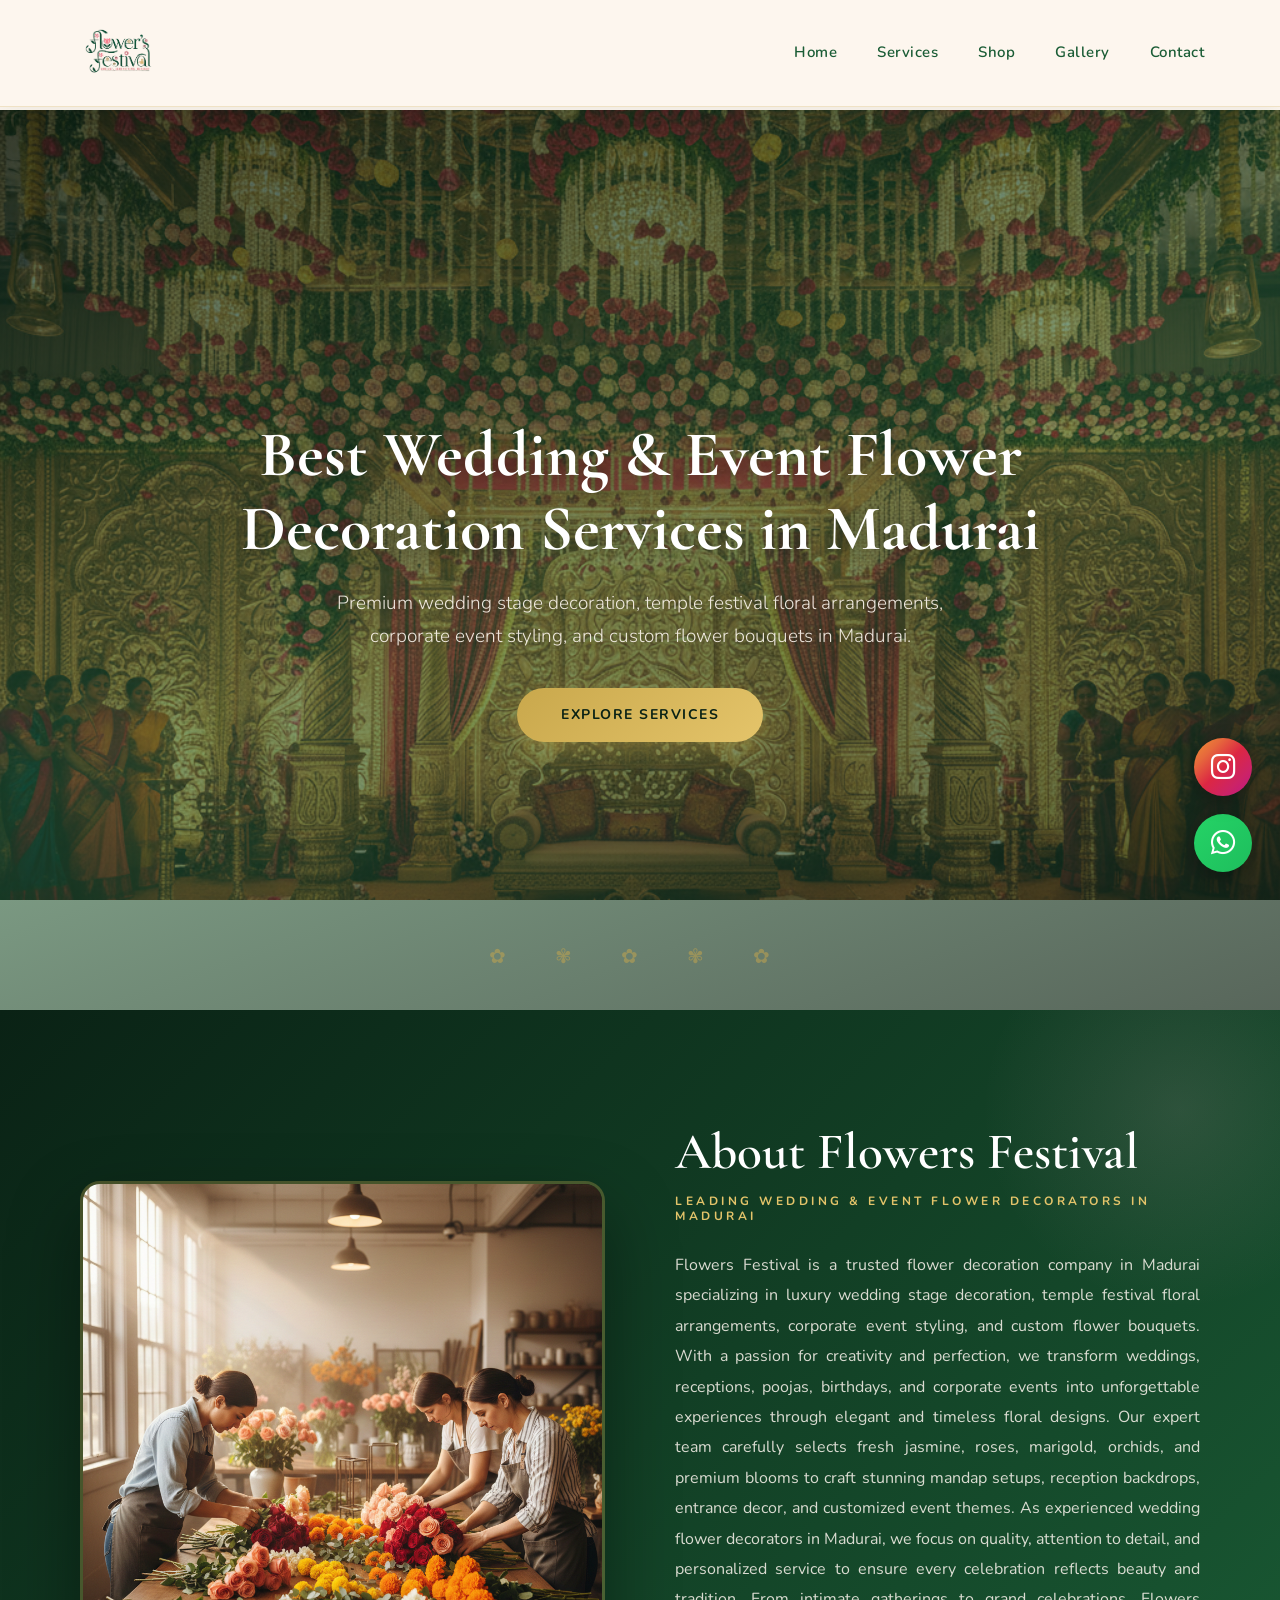
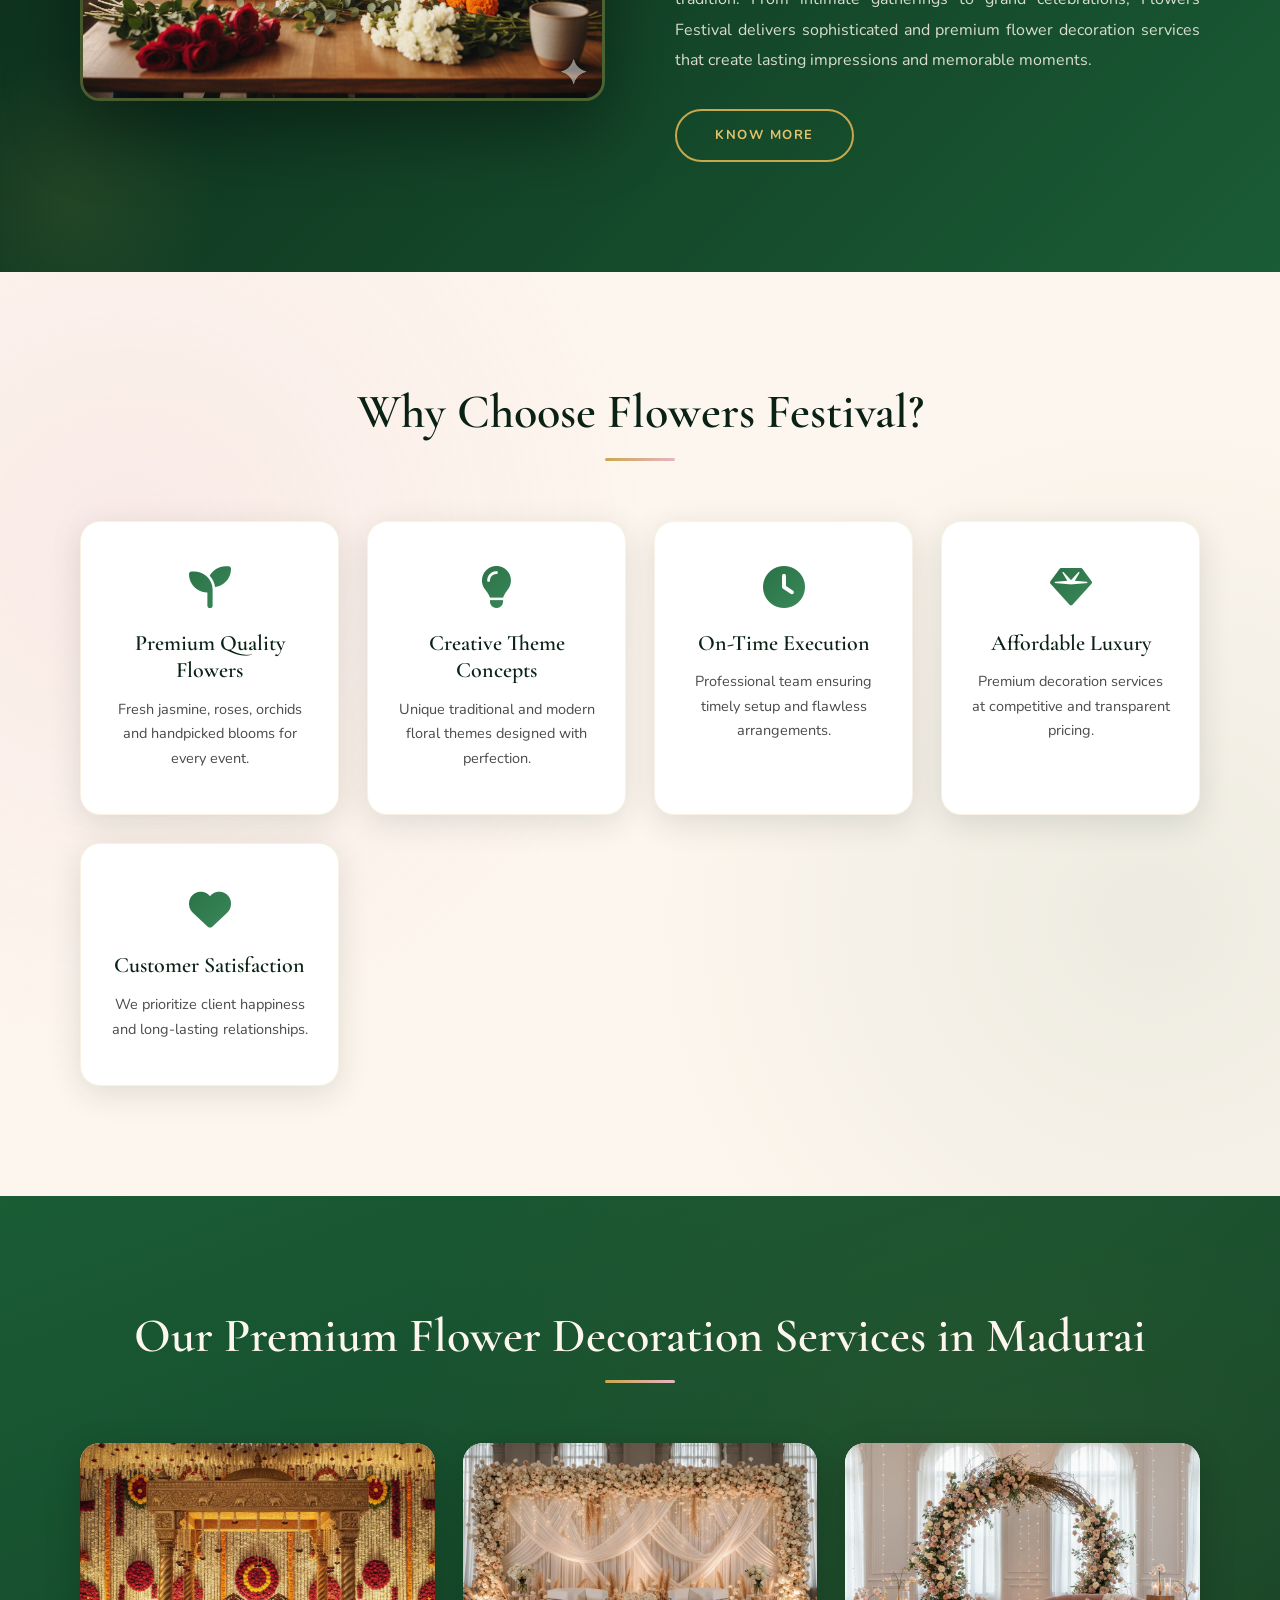
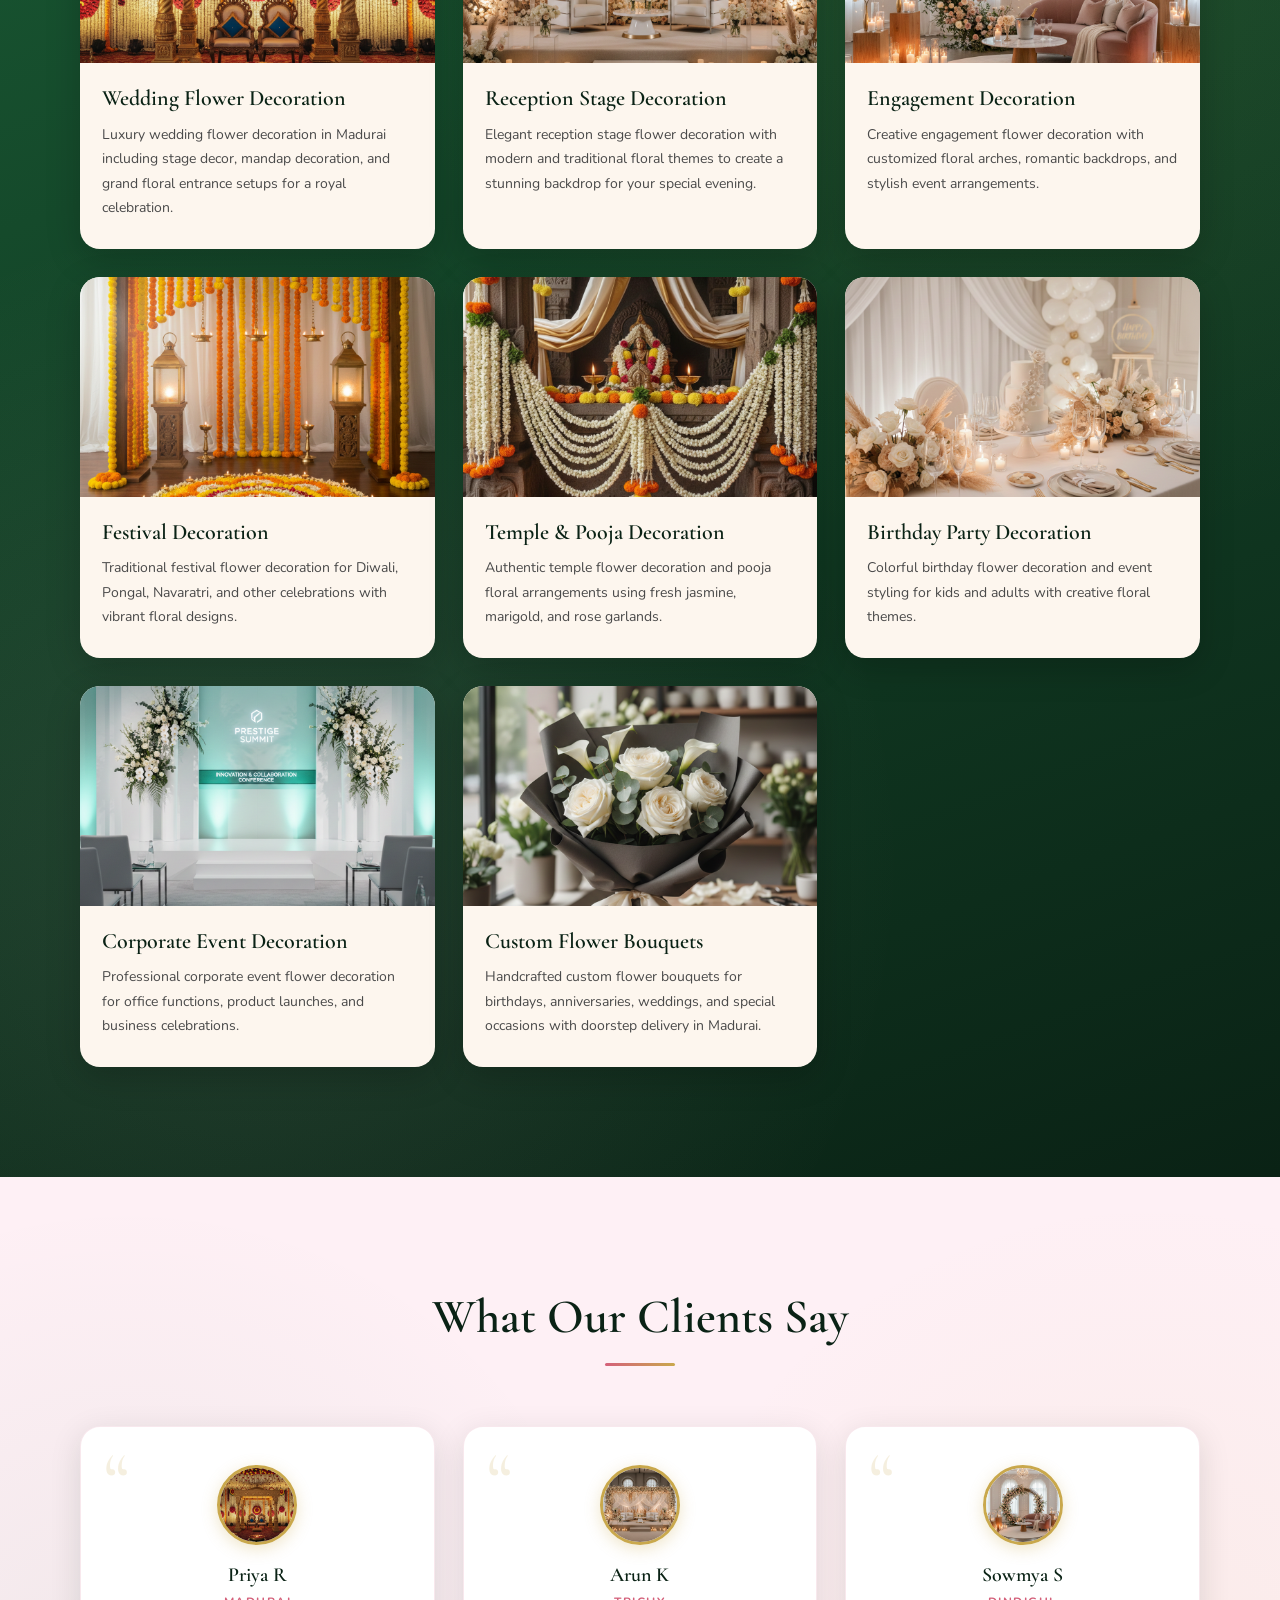
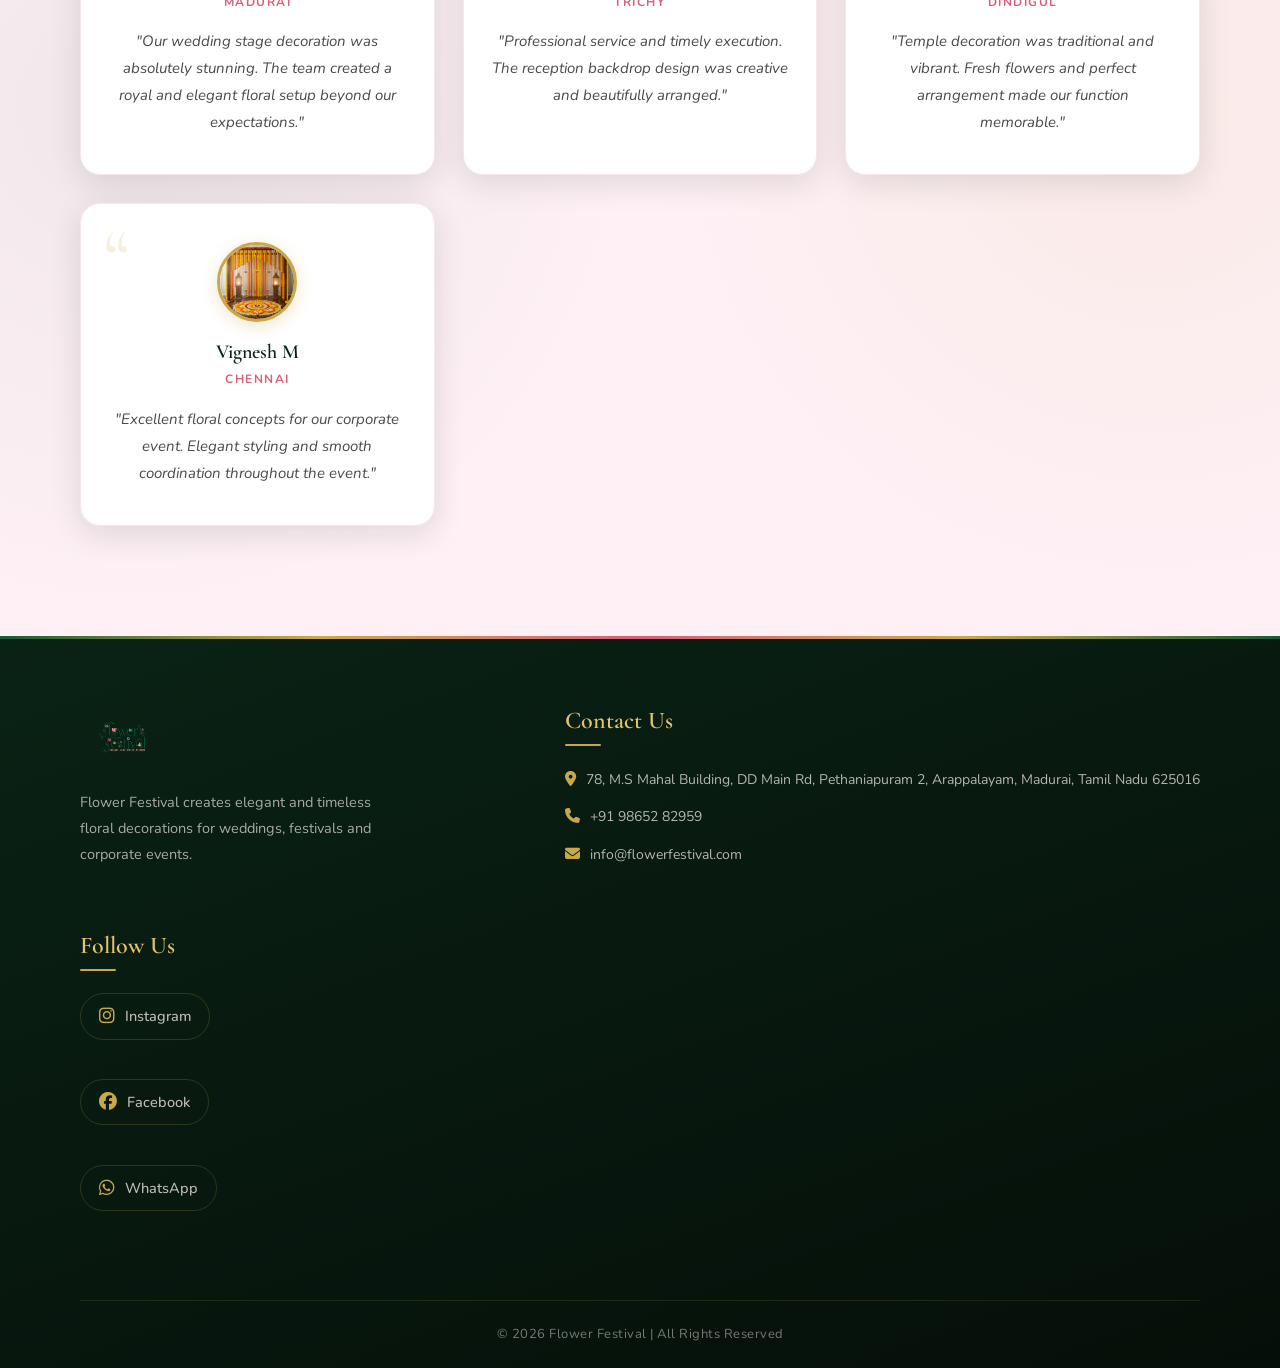
<file: index.html>
<!DOCTYPE html>
<html lang="en">
<head>
    <meta charset="UTF-8">
    <meta name="viewport" content="width=device-width, initial-scale=1.0">
    <title>Flower Festival | Wedding Flower Decoration in Madurai | Bouquets & Event Floral Design</title>
    <meta name="description" content="Flower Festival offers wedding flower decoration, event floral design, and fresh flower bouquets in Madurai. Elegant floral arrangements for weddings, parties, and special occasions.">
    <meta name="keywords" content="Flower Decoration Madurai, Wedding Flower Decoration Madurai, Flower Bouquets Madurai, Event Flower Decoration Madurai, Flower Shop Madurai">
    <meta name="author" content="Flower Festival">
    <link rel="stylesheet" href="https://cdnjs.cloudflare.com/ajax/libs/font-awesome/6.5.0/css/all.min.css">
    <link rel="stylesheet" href="FFstyle.css">
</head>
<body>
<header class="main-header">
    <div class="container">
        <div class="logo">
            <a href="index.html">
                <img src="Images/Logo 1.png" alt="Flowers Festival Logo">
            </a>
        </div>
        <nav class="nav-links">

            <a href="index.html">Home</a>
            <a href="services.html">Services</a>
            <a href="shop.html">Shop</a>
            <a href="Gallery.html">Gallery</a>
            <a href="contact.html">Contact</a>
        </nav>
        <div class="menu-toggle" onclick="toggleMenu()">
            ☰
        </div>
    </div>
</header>

<!-- HERO -->
<section class="hero-section">
    <div class="hero-content">
        <h1>Best Wedding & Event Flower Decoration Services in Madurai</h1>
        <p>Premium wedding stage decoration, temple festival floral arrangements, corporate event styling, and custom flower bouquets in Madurai.</p>
        <a href="shop.html" class="primary-btn">Explore Services</a>
    </div>
</section>

<!-- ABOUT PREVIEW -->
<section class="about-preview">
    <div class="about-wrapper">
        <div class="about-image">
            <img src="Images/AboutHome.png" alt="">
        </div>
        <div class="about-text">
            <h1>About Flowers Festival</h1>
            <h2>Leading Wedding & Event Flower Decorators in Madurai</h2>
            <p>Flowers Festival is a trusted flower decoration company in Madurai specializing in luxury wedding stage decoration, 
                temple festival floral arrangements, corporate event styling, and custom flower bouquets. With a passion for creativity 
                and perfection, we transform weddings, receptions, poojas, birthdays, and corporate events into unforgettable experiences 
                through elegant and timeless floral designs. Our expert team carefully selects fresh jasmine, roses, marigold, orchids, 
                and premium blooms to craft stunning mandap setups, reception backdrops, entrance decor, and customized event themes. 
                As experienced wedding flower decorators in Madurai, we focus on quality, attention to detail, and personalized service 
                to ensure every celebration reflects beauty and tradition. From intimate gatherings to grand celebrations, 
                Flowers Festival delivers sophisticated and premium flower decoration services that create lasting impressions 
                and memorable moments.</p>
            <a href="about.html" class="secondary-btn">Know More</a>
        </div>
    </div>
</section>

<!-- WHY CHOOSE US -->
<section class="why-section">
    <h2>Why Choose Flowers Festival?</h2>

    <div class="why-grid">

        <div class="why-card">
            <i class="fa-solid fa-seedling"></i>
            <h4>Premium Quality Flowers</h4>
            <p>Fresh jasmine, roses, orchids and handpicked blooms for every event.</p>
        </div>

        <div class="why-card">
            <i class="fas fa-lightbulb"></i>
            <h4>Creative Theme Concepts</h4>
            <p>Unique traditional and modern floral themes designed with perfection.</p>
        </div>

        <div class="why-card">
            <i class="fas fa-clock"></i>
            <h4>On-Time Execution</h4>
            <p>Professional team ensuring timely setup and flawless arrangements.</p>
        </div>

        <div class="why-card">
            <i class="fas fa-gem"></i>
            <h4>Affordable Luxury</h4>
            <p>Premium decoration services at competitive and transparent pricing.</p>
        </div>

        <div class="why-card">
            <i class="fas fa-heart"></i>
            <h4>Customer Satisfaction</h4>
            <p>We prioritize client happiness and long-lasting relationships.</p>
        </div>

    </div>
</section>

<!-- SERVICES PREVIEW -->
<section class="services-preview">
    <h2>Our Premium Flower Decoration Services in Madurai</h2>
    <div class="service-grid">

        <div class="service-card">
            <img src="Images/1.png" alt="Wedding Flower Decoration in Madurai">
            <h4>Wedding Flower Decoration</h4>
            <p>Luxury wedding flower decoration in Madurai including stage decor, mandap decoration, and grand floral entrance setups for a royal celebration.</p>
        </div>

        <div class="service-card">
            <img src="Images/2.png" alt="Wedding Reception Stage Decoration">
            <h4>Reception Stage Decoration</h4>
            <p>Elegant reception stage flower decoration with modern and traditional floral themes to create a stunning backdrop for your special evening.</p>
        </div>

        <div class="service-card">
            <img src="Images/3.png" alt="Engagement Flower Decoration">
            <h4>Engagement Decoration</h4>
            <p>Creative engagement flower decoration with customized floral arches, romantic backdrops, and stylish event arrangements.</p>
        </div>

        <div class="service-card">
            <img src="Images/4.png" alt="Festival Flower Decoration Services">
            <h4>Festival Decoration</h4>
            <p>Traditional festival flower decoration for Diwali, Pongal, Navaratri, and other celebrations with vibrant floral designs.</p>
        </div>

        <div class="service-card">
            <img src="Images/5.png" alt="Temple Flower Decoration in Madurai">
            <h4>Temple & Pooja Decoration</h4>
            <p>Authentic temple flower decoration and pooja floral arrangements using fresh jasmine, marigold, and rose garlands.</p>
        </div>

        <div class="service-card">
            <img src="Images/6.png" alt="Birthday Party Flower Decoration">
            <h4>Birthday Party Decoration</h4>
            <p>Colorful birthday flower decoration and event styling for kids and adults with creative floral themes.</p>
        </div>

        <div class="service-card">
            <img src="Images/7.png" alt="Corporate Event Flower Decoration">
            <h4>Corporate Event Decoration</h4>
            <p>Professional corporate event flower decoration for office functions, product launches, and business celebrations.</p>
        </div>

        <div class="service-card">
            <img src="Images/8.png" alt="Custom Flower Bouquets in Madurai">
            <h4>Custom Flower Bouquets</h4>
            <p>Handcrafted custom flower bouquets for birthdays, anniversaries, weddings, and special occasions with doorstep delivery in Madurai.</p>
        </div>

    </div>
</section>

<!-- TESTIMONIALS -->
<section class="testimonial-section">
    <h2>What Our Clients Say</h2>

    <div class="testimonial-grid">

        <div class="testimonial-card">
            <img src="Images/1.png" alt="Wedding Client Madurai">
            <h4>Priya R</h4>
            <span>Madurai</span>
            <p>"Our wedding stage decoration was absolutely stunning. The team created a royal and elegant floral setup beyond our expectations."</p>
        </div>

        <div class="testimonial-card">
            <img src="Images/2.png" alt="Reception Client Trichy">
            <h4>Arun K</h4>
            <span>Trichy</span>
            <p>"Professional service and timely execution. The reception backdrop design was creative and beautifully arranged."</p>
        </div>

        <div class="testimonial-card">
            <img src="Images/3.png" alt="Festival Client Dindigul">
            <h4>Sowmya S</h4>
            <span>Dindigul</span>
            <p>"Temple decoration was traditional and vibrant. Fresh flowers and perfect arrangement made our function memorable."</p>
        </div>

        <div class="testimonial-card">
            <img src="Images/4.png" alt="Corporate Client Chennai">
            <h4>Vignesh M</h4>
            <span>Chennai</span>
            <p>"Excellent floral concepts for our corporate event. Elegant styling and smooth coordination throughout the event."</p>
        </div>

    </div>
</section>
<!-- FOOTER -->
<footer class="main-footer">
    <div class="footer-container">

        <div class="footer-about">
            <img src="Images/Logo 1.png" alt="">
            <p>Flower Festival creates elegant and timeless floral decorations for weddings, festivals and corporate events.</p>
        </div>

    <div class="footer-contact">
            <h4>Contact Us</h4>

        <p>
            <i class="fa-solid fa-location-dot"></i>
            78, M.S Mahal Building, DD Main Rd, Pethaniapuram 2, Arappalayam, Madurai, Tamil Nadu 625016
        </p>

        <p>
            <i class="fa-solid fa-phone"></i>
            +91 98652 82959
        </p>

        <p>
            <i class="fa-solid fa-envelope"></i>
            info@flowerfestival.com
        </p>
    </div>

        <div class="footer-social">
             <h4>Follow Us</h4>

        <a href="https://www.instagram.com/flowersfestival_bouquets_shop/">
            <i class="fa-brands fa-instagram"></i> Instagram
        </a><br>

        <a href="#">
            <i class="fa-brands fa-facebook"></i> Facebook
        </a><br>

        <a href="https://wa.me/919865282959">
            <i class="fa-brands fa-whatsapp"></i> WhatsApp
        </a><br>
        </div>
    </div>
        <div class="footer-bottom">
            <p>© 2026 Flower Festival | All Rights Reserved</p>
        </div>
</footer>

<a href="https://wa.me/919865282959" class="whatsapp-float">
    <i class="fa-brands fa-whatsapp"></i>
</a>
<a href="https://www.instagram.com/flowersfestival_bouquets_shop/" class="instagram-float" target="_blank">
    <i class="fa-brands fa-instagram"></i>
</a>


<script>
function toggleMenu(){
    document.querySelector(".nav-links").classList.toggle("active");
}
</script>

<script>
function toggleMenu(){
    document.querySelector(".nav-links").classList.toggle("active");
}
</script>

</body>
</html>
</file>
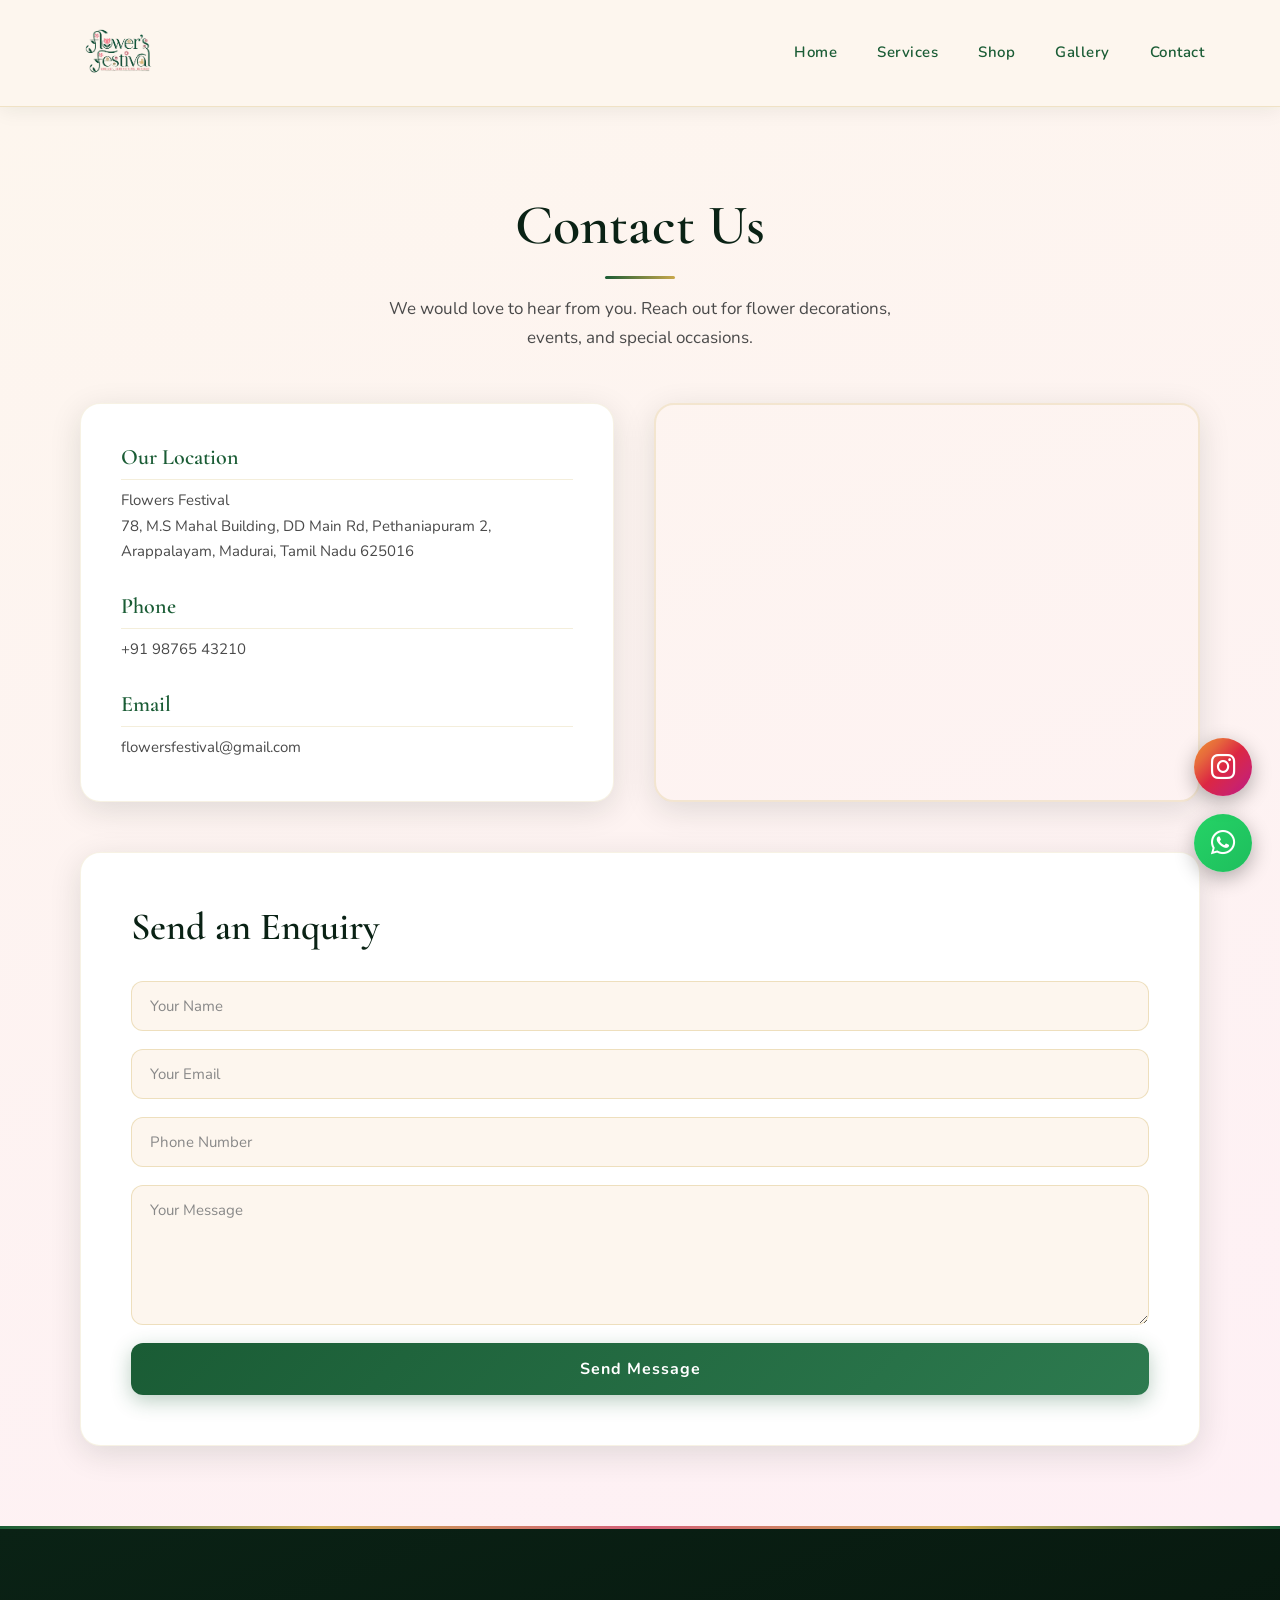
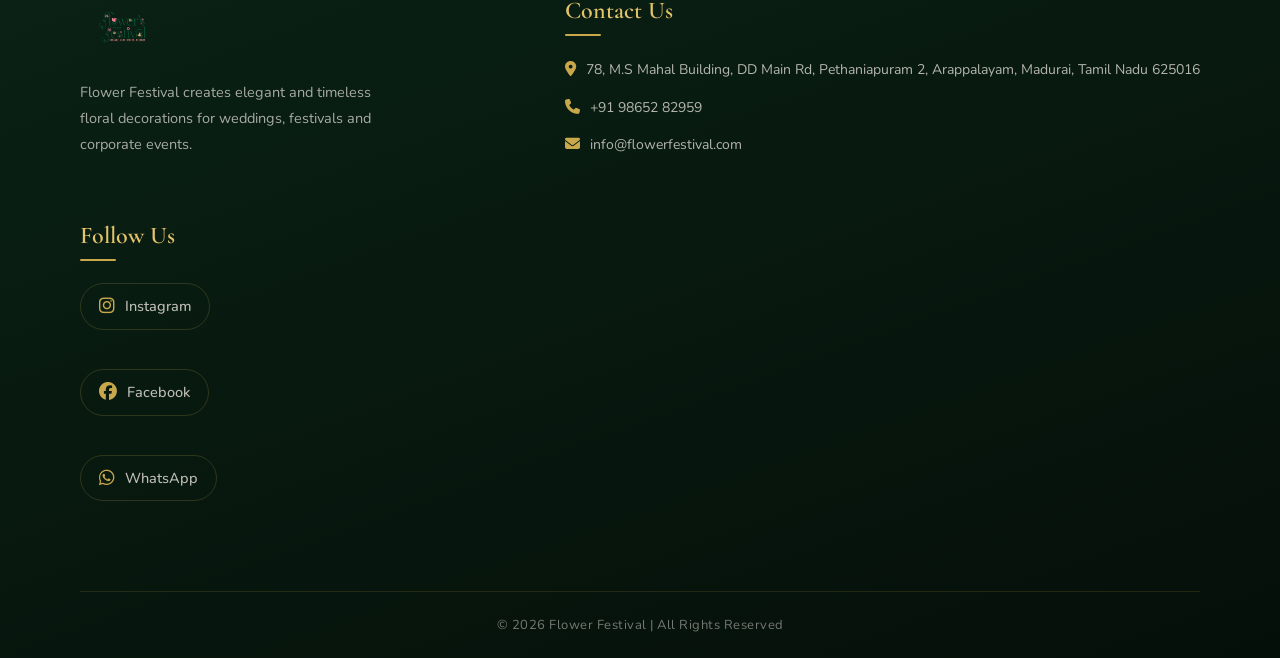
<file: contact.html>
<!DOCTYPE html>
<html lang="en">
<head>
    <meta charset="UTF-8">
    <meta name="viewport" content="width=device-width, initial-scale=1.0">
    <meta name="description" content="Flower Festival offers beautiful wedding flower decoration, event floral designs, and fresh bouquets in Madurai. Contact us for elegant flower arrangements.">
    <title>Contact Flower Festival | Flower Decoration Shop in Madurai</title>
    <link rel="stylesheet" href="https://cdnjs.cloudflare.com/ajax/libs/font-awesome/6.5.0/css/all.min.css">
    <link rel="stylesheet" href="FFstyle.css">
</head>
<body>
<header class="main-header">
    <div class="container">
        <div class="logo">
            <a href="index.html">
                <img src="Images/Logo 1.png" alt="Flowers Festival Logo">
            </a>
        </div>
        <nav class="nav-links">
            <a href="index.html">Home</a>
            <a href="services.html">Services</a>
            <a href="shop.html">Shop</a>
            <a href="Gallery.html">Gallery</a>
            <a href="contact.html">Contact</a>
        </nav>
        <div class="menu-toggle" onclick="toggleMenu()">
            ☰
        </div>
    </div>
</header>

<section class="contact">

    <h1 class="contact-title">Contact Us</h1>
    <p class="contact-subtitle">
        We would love to hear from you. Reach out for flower decorations, events, and special occasions.
    </p>

    <div class="contact-container">

        <!-- Contact Details -->
        <div class="contact-info">

            <h3>Our Location</h3>
            <p>Flowers Festival<br>
            78, M.S Mahal Building, DD Main Rd, Pethaniapuram 2, Arappalayam, Madurai, Tamil Nadu 625016</p>

            <h3>Phone</h3>
            <p>+91 98765 43210</p>

            <h3>Email</h3>
            <p>flowersfestival@gmail.com</p>

        </div>

        <!-- Map -->
        <div class="contact-map">

            <iframe
            src="https://www.google.com/maps/embed?pb=!1m18!1m12!1m3!1d3929.971647813677!2d78.09691187588349!3d9.936316948797048!2m3!1f0!2f0!3f0!3m2!1i1024!2i768!4f13.1!3m3!1m2!1s0x3b00cfd90086c4cd%3A0x332554ba3c7de6d7!2sFLOWERS%20FESTIVAL%20BOUQUETS%20%26%20Nursery!5e0!3m2!1sen!2sin!4v1773063818015!5m2!1sen!2sin"
            width="100%"
            height="400"
            style="border:0;"
            allowfullscreen=""
            loading="lazy">
            </iframe>
        
        </div>

    </div>

    <!-- Contact Form -->

    <div class="contact-form">

        <h2>Send an Enquiry</h2>

        <form>

            <input type="text" placeholder="Your Name" required>

            <input type="email" placeholder="Your Email" required>

            <input type="tel" placeholder="Phone Number" required>

            <textarea placeholder="Your Message"></textarea>

            <button type="submit">Send Message</button>

        </form>

    </div>

</section>

<!-- FOOTER -->
<footer class="main-footer">
    <div class="footer-container">

        <div class="footer-about">
            <img src="Images/Logo 1.png" alt="">
            <p>Flower Festival creates elegant and timeless floral decorations for weddings, festivals and corporate events.</p>
        </div>

    <div class="footer-contact">
            <h4>Contact Us</h4>

        <p>
            <i class="fa-solid fa-location-dot"></i>
            78, M.S Mahal Building, DD Main Rd, Pethaniapuram 2, Arappalayam, Madurai, Tamil Nadu 625016
        </p>

        <p>
            <i class="fa-solid fa-phone"></i>
            +91 98652 82959
        </p>

        <p>
            <i class="fa-solid fa-envelope"></i>
            info@flowerfestival.com
        </p>
    </div>

        <div class="footer-social">
             <h4>Follow Us</h4>

        <a href="https://www.instagram.com/flowersfestival_bouquets_shop/">
            <i class="fa-brands fa-instagram"></i> Instagram
        </a><br>

        <a href="#">
            <i class="fa-brands fa-facebook"></i> Facebook
        </a><br>

        <a href="https://wa.me/919865282959">
            <i class="fa-brands fa-whatsapp"></i> WhatsApp
        </a><br>
        </div>
    </div>
        <div class="footer-bottom">
            <p>© 2026 Flower Festival | All Rights Reserved</p>
        </div>
</footer>

<a href="https://wa.me/919865282959" class="whatsapp-float">
    <i class="fa-brands fa-whatsapp"></i>
</a>
<a href="https://www.instagram.com/flowersfestival_bouquets_shop/" class="instagram-float" target="_blank">
    <i class="fa-brands fa-instagram"></i>
</a>

<script>
function toggleMenu(){
    document.querySelector(".nav-links").classList.toggle("active");
}
</script>

<script>
function toggleMenu(){
    document.querySelector(".nav-links").classList.toggle("active");
}
</script>

</body>
</html>
</file>
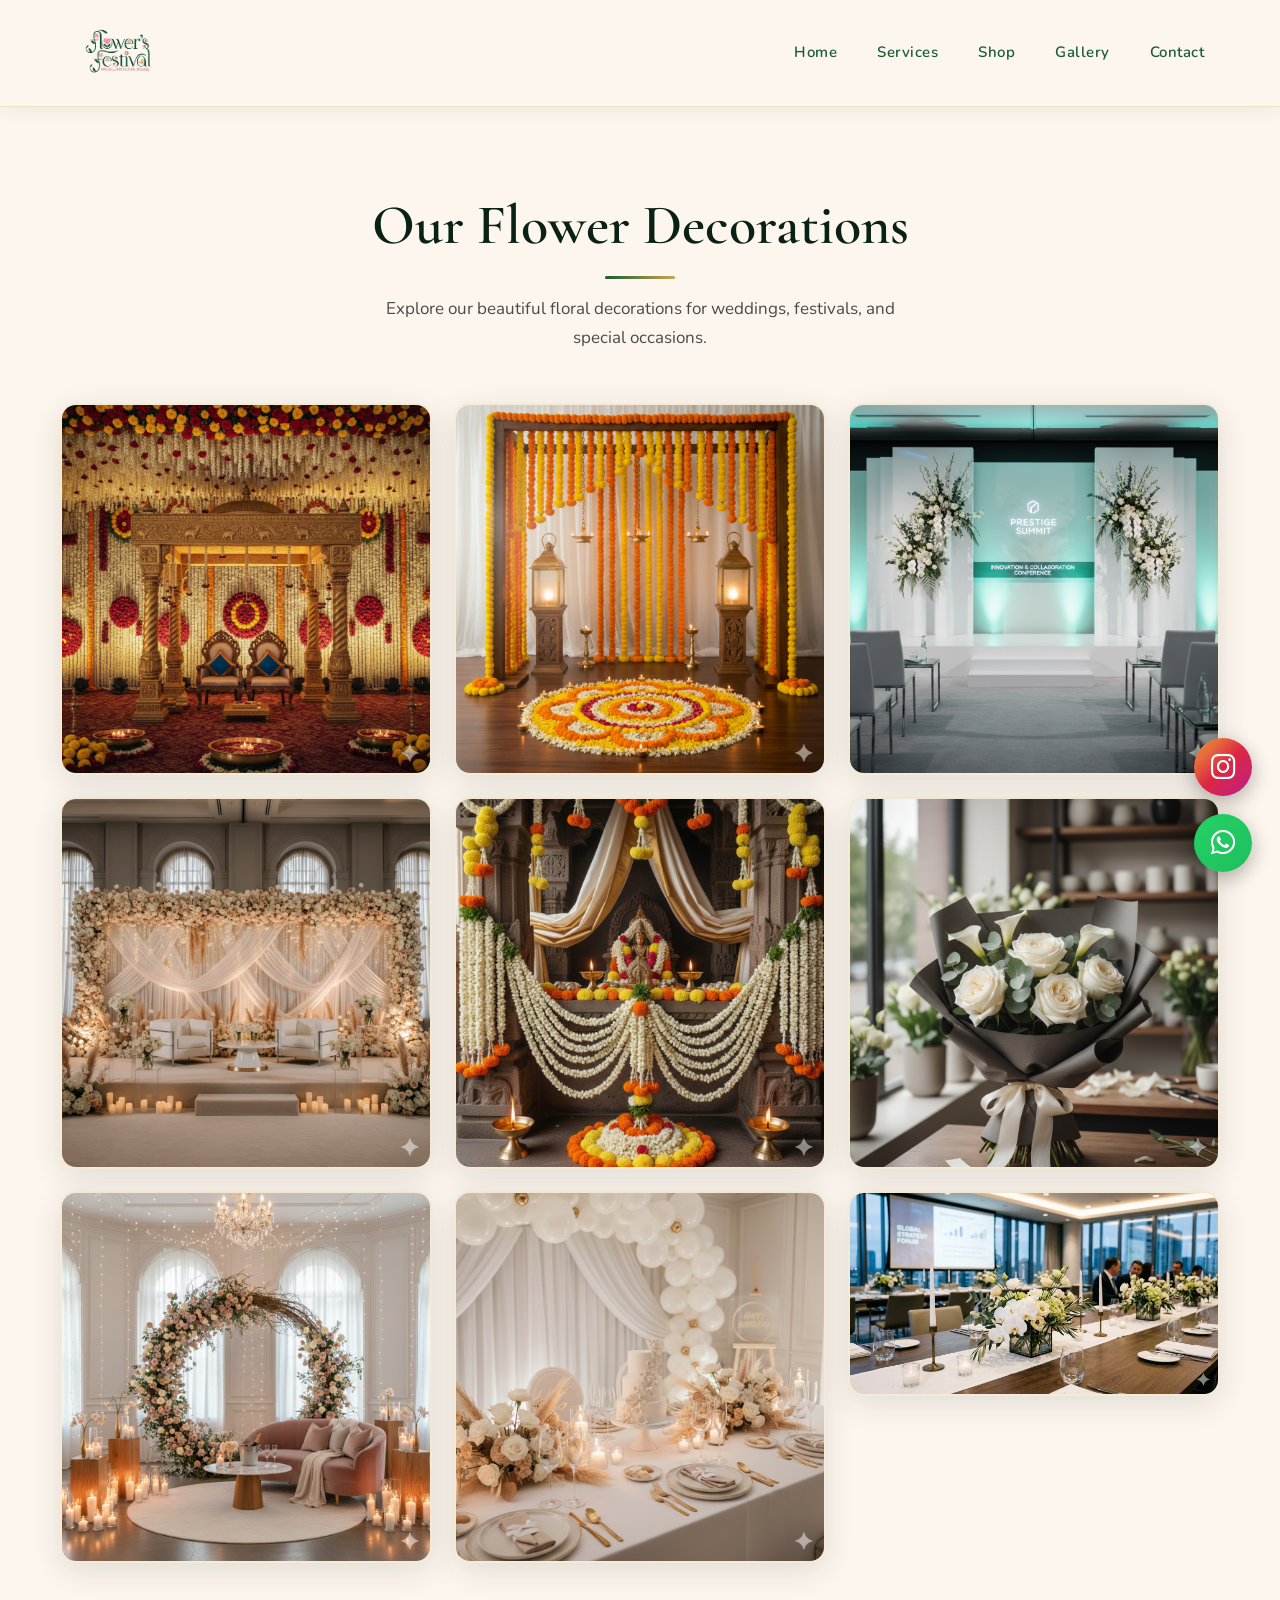
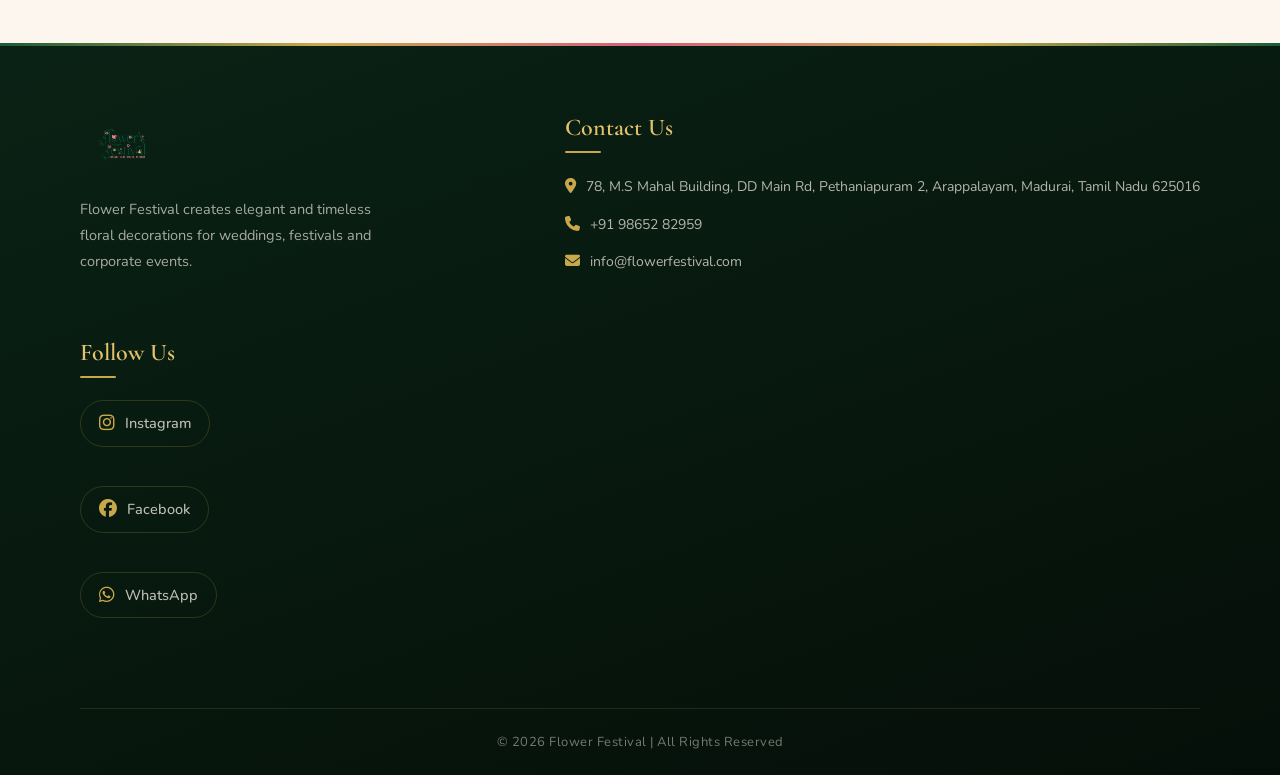
<file: Gallery.html>
<!DOCTYPE html>
<html lang="en">
<head>
    <meta charset="UTF-8">
    <meta name="viewport" content="width=device-width, initial-scale=1.0">
    <meta name="description" content="Flower Festival offers beautiful wedding flower decoration, event floral designs, and fresh bouquets in Madurai. Contact us for elegant flower arrangements.">
    <title>Flower Decoration Gallery | Wedding & Event Floral Designs in Madurai</title>
    <link rel="stylesheet" href="https://cdnjs.cloudflare.com/ajax/libs/font-awesome/6.5.0/css/all.min.css">
    <link rel="stylesheet" href="FFstyle.css">
</head>
<body>
<header class="main-header">
    <div class="container">
        <div class="logo">
            <a href="index.html">
                <img src="Images/Logo 1.png" alt="Flowers Festival Logo">
            </a>
        </div>
        <nav class="nav-links">
            <a href="index.html">Home</a>
            <a href="services.html">Services</a>
            <a href="shop.html">Shop</a>
            <a href="Gallery.html">Gallery</a>
            <a href="contact.html">Contact</a>
        </nav>
        <div class="menu-toggle" onclick="toggleMenu()">
            ☰
        </div>
    </div>
</header>

<section class="gallery">

    <h1 class="gallery-title">Our Flower Decorations</h1>
    <p class="gallery-subtitle">
        Explore our beautiful floral decorations for weddings, festivals, and special occasions.
    </p>

    <div class="masonry-gallery">

        <img src="Images/1.png" alt="">
        <img src="Images/2.png" alt="">
        <img src="Images/3.png" alt="">
        <img src="Images/4.png" alt="">
        <img src="Images/5.png" alt="">
        <img src="Images/6.png" alt="">
        <img src="Images/7.png" alt="">
        <img src="Images/8.png" alt="">
        <img src="Images/Corporate Event Decoration.png" alt="">

    </div>

</section>

<!-- FOOTER -->
<footer class="main-footer">
    <div class="footer-container">

        <div class="footer-about">
            <img src="Images/Logo 1.png" alt="">
            <p>Flower Festival creates elegant and timeless floral decorations for weddings, festivals and corporate events.</p>
        </div>

    <div class="footer-contact">
            <h4>Contact Us</h4>

        <p>
            <i class="fa-solid fa-location-dot"></i>
            78, M.S Mahal Building, DD Main Rd, Pethaniapuram 2, Arappalayam, Madurai, Tamil Nadu 625016
        </p>

        <p>
            <i class="fa-solid fa-phone"></i>
            +91 98652 82959
        </p>

        <p>
            <i class="fa-solid fa-envelope"></i>
            info@flowerfestival.com
        </p>
    </div>

        <div class="footer-social">
             <h4>Follow Us</h4>

        <a href="https://www.instagram.com/flowersfestival_bouquets_shop/">
            <i class="fa-brands fa-instagram"></i> Instagram
        </a><br>

        <a href="#">
            <i class="fa-brands fa-facebook"></i> Facebook
        </a><br>

        <a href="https://wa.me/919865282959">
            <i class="fa-brands fa-whatsapp"></i> WhatsApp
        </a><br>
        </div>
    </div>
        <div class="footer-bottom">
            <p>© 2026 Flower Festival | All Rights Reserved</p>
        </div>
</footer>

<a href="https://wa.me/919865282959" class="whatsapp-float">
    <i class="fa-brands fa-whatsapp"></i>
</a>
<a href="https://www.instagram.com/flowersfestival_bouquets_shop/" class="instagram-float" target="_blank">
    <i class="fa-brands fa-instagram"></i>
</a>

<script>
function toggleMenu(){
    document.querySelector(".nav-links").classList.toggle("active");
}
</script>

<script>
function toggleMenu(){
    document.querySelector(".nav-links").classList.toggle("active");
}
</script>

</body>
</html>
</file>
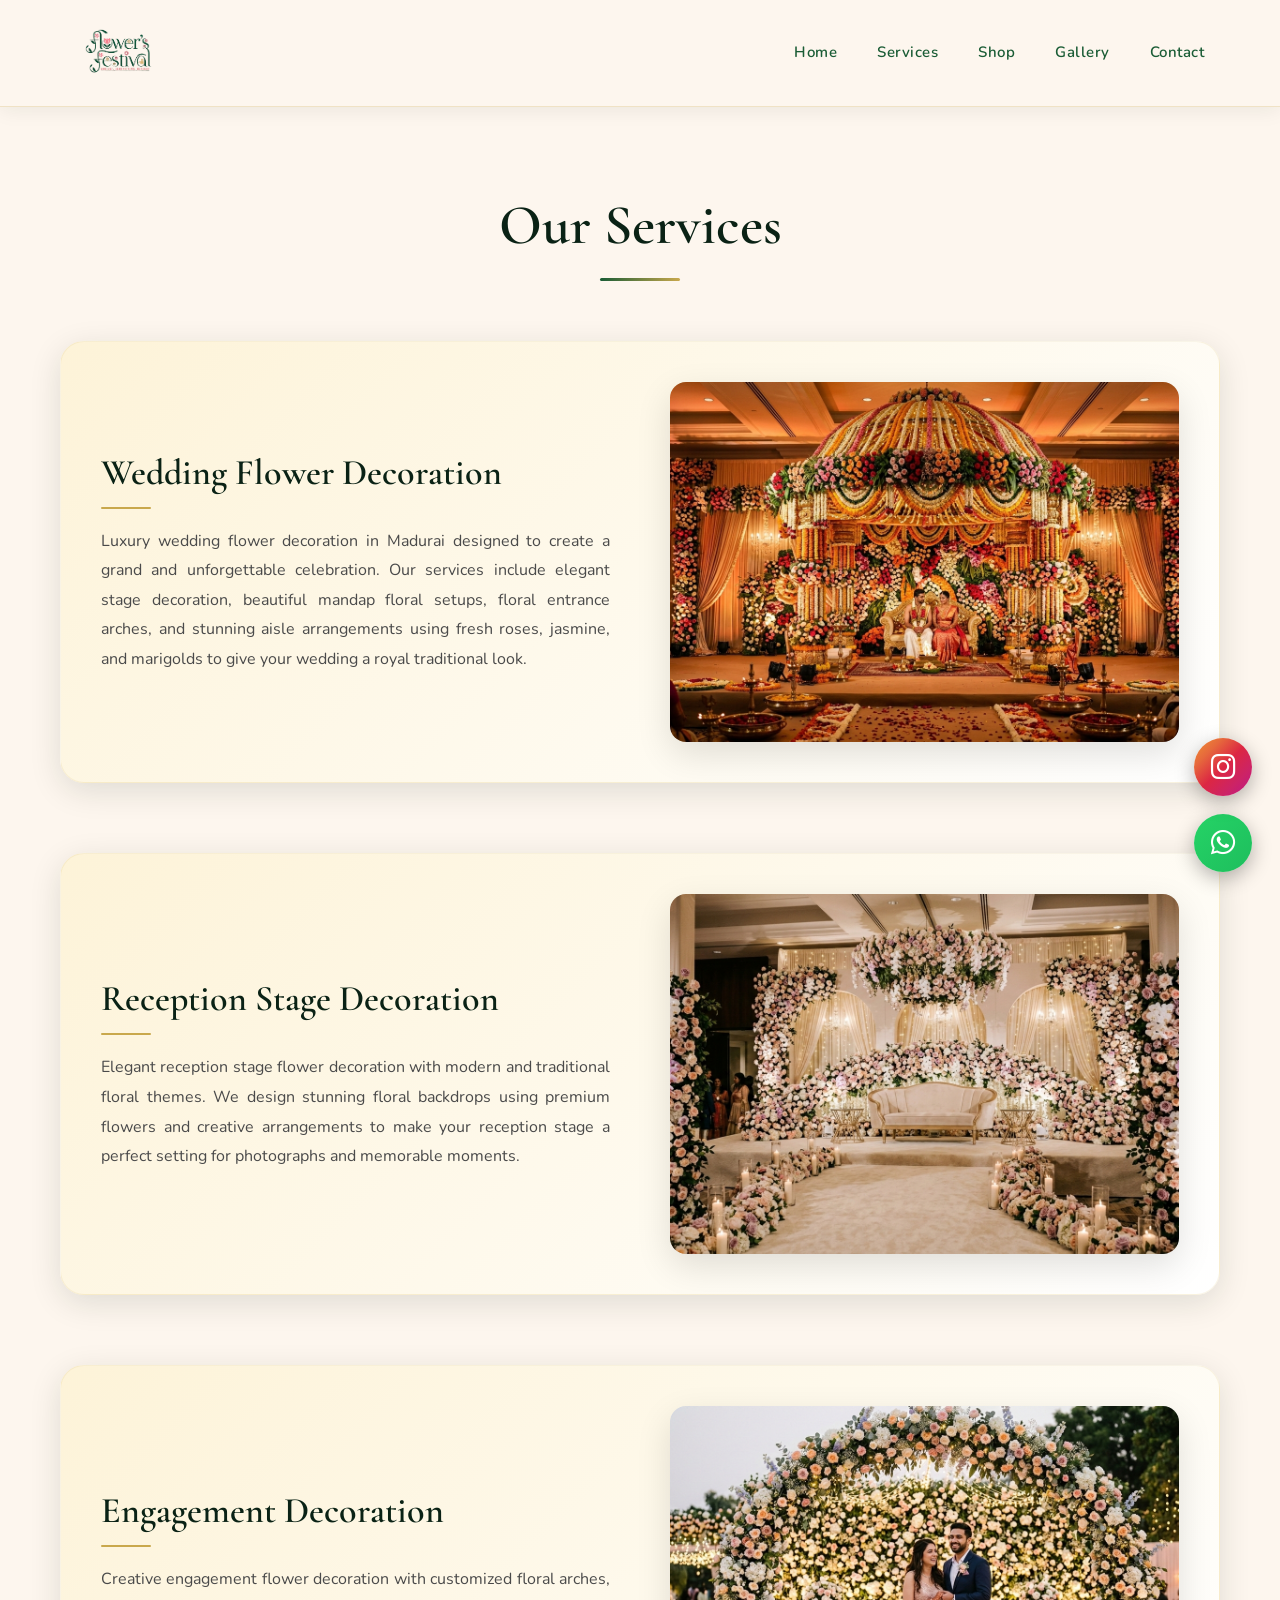
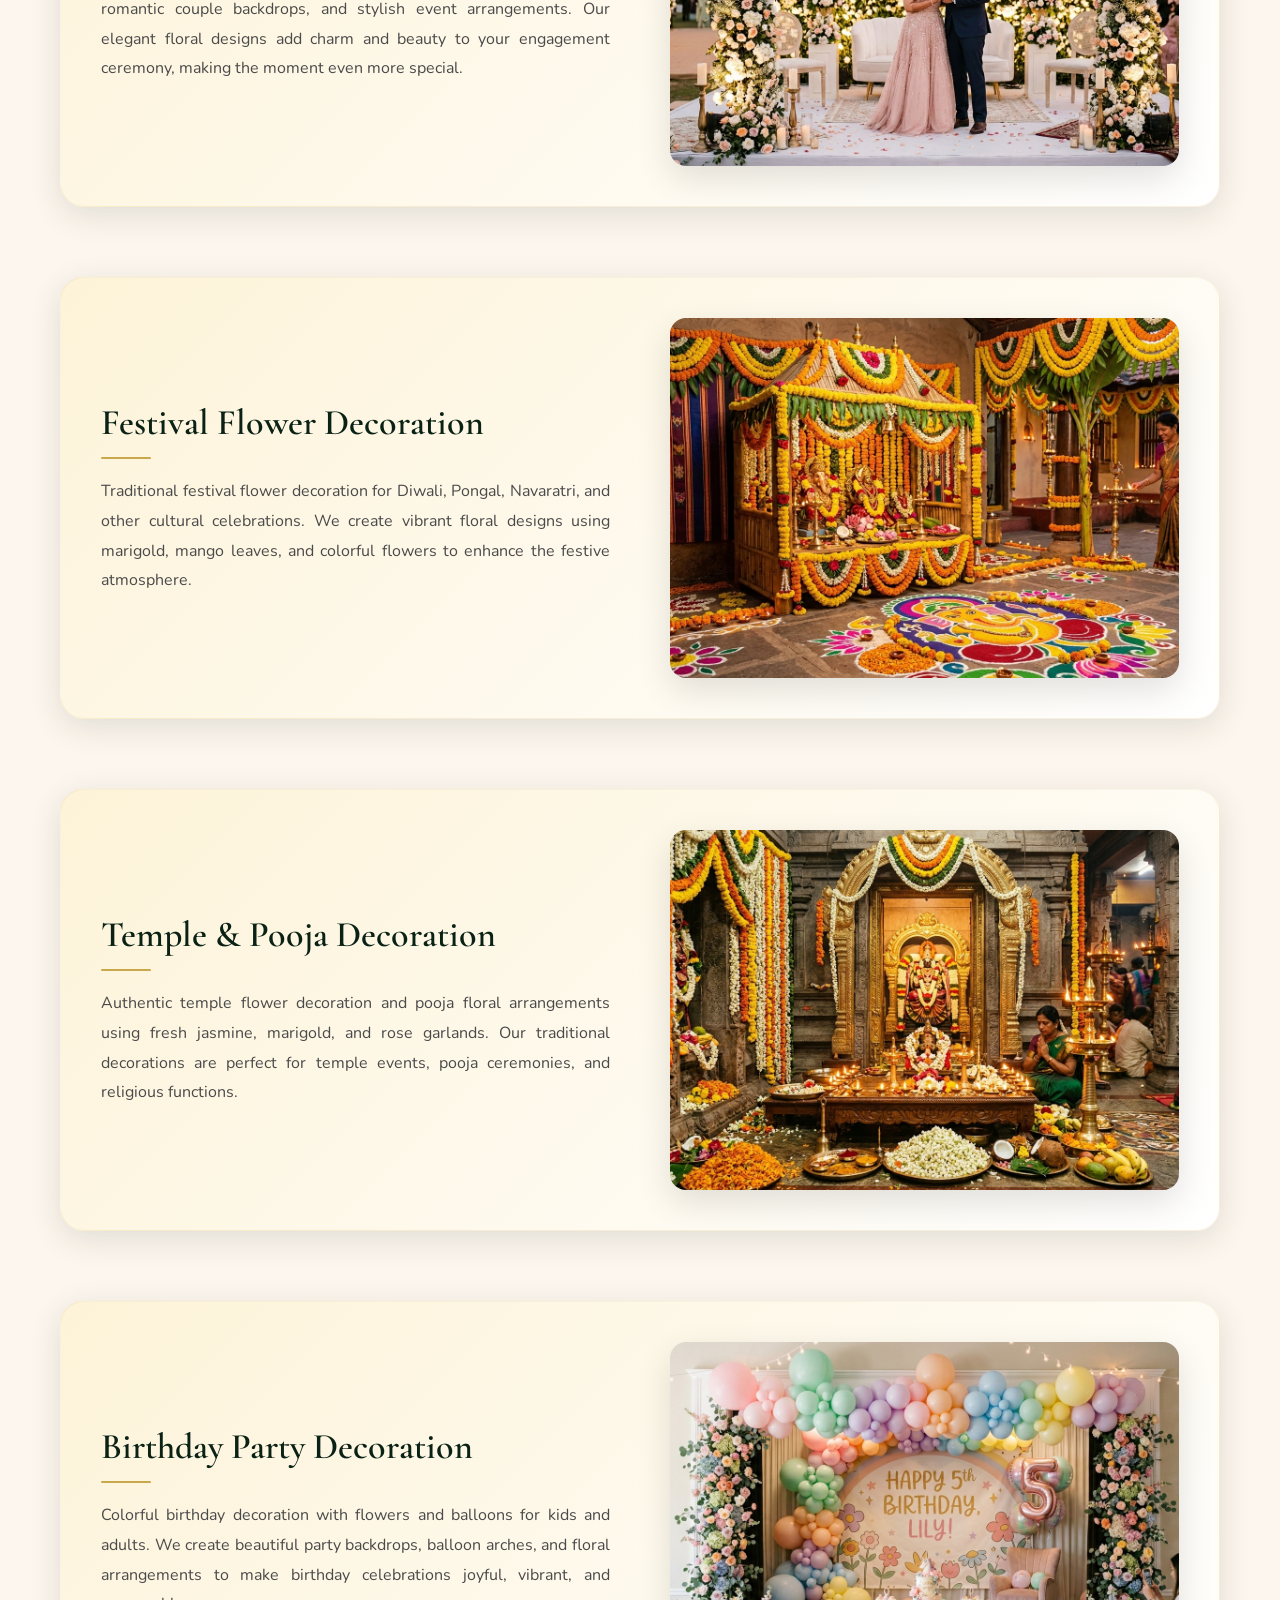
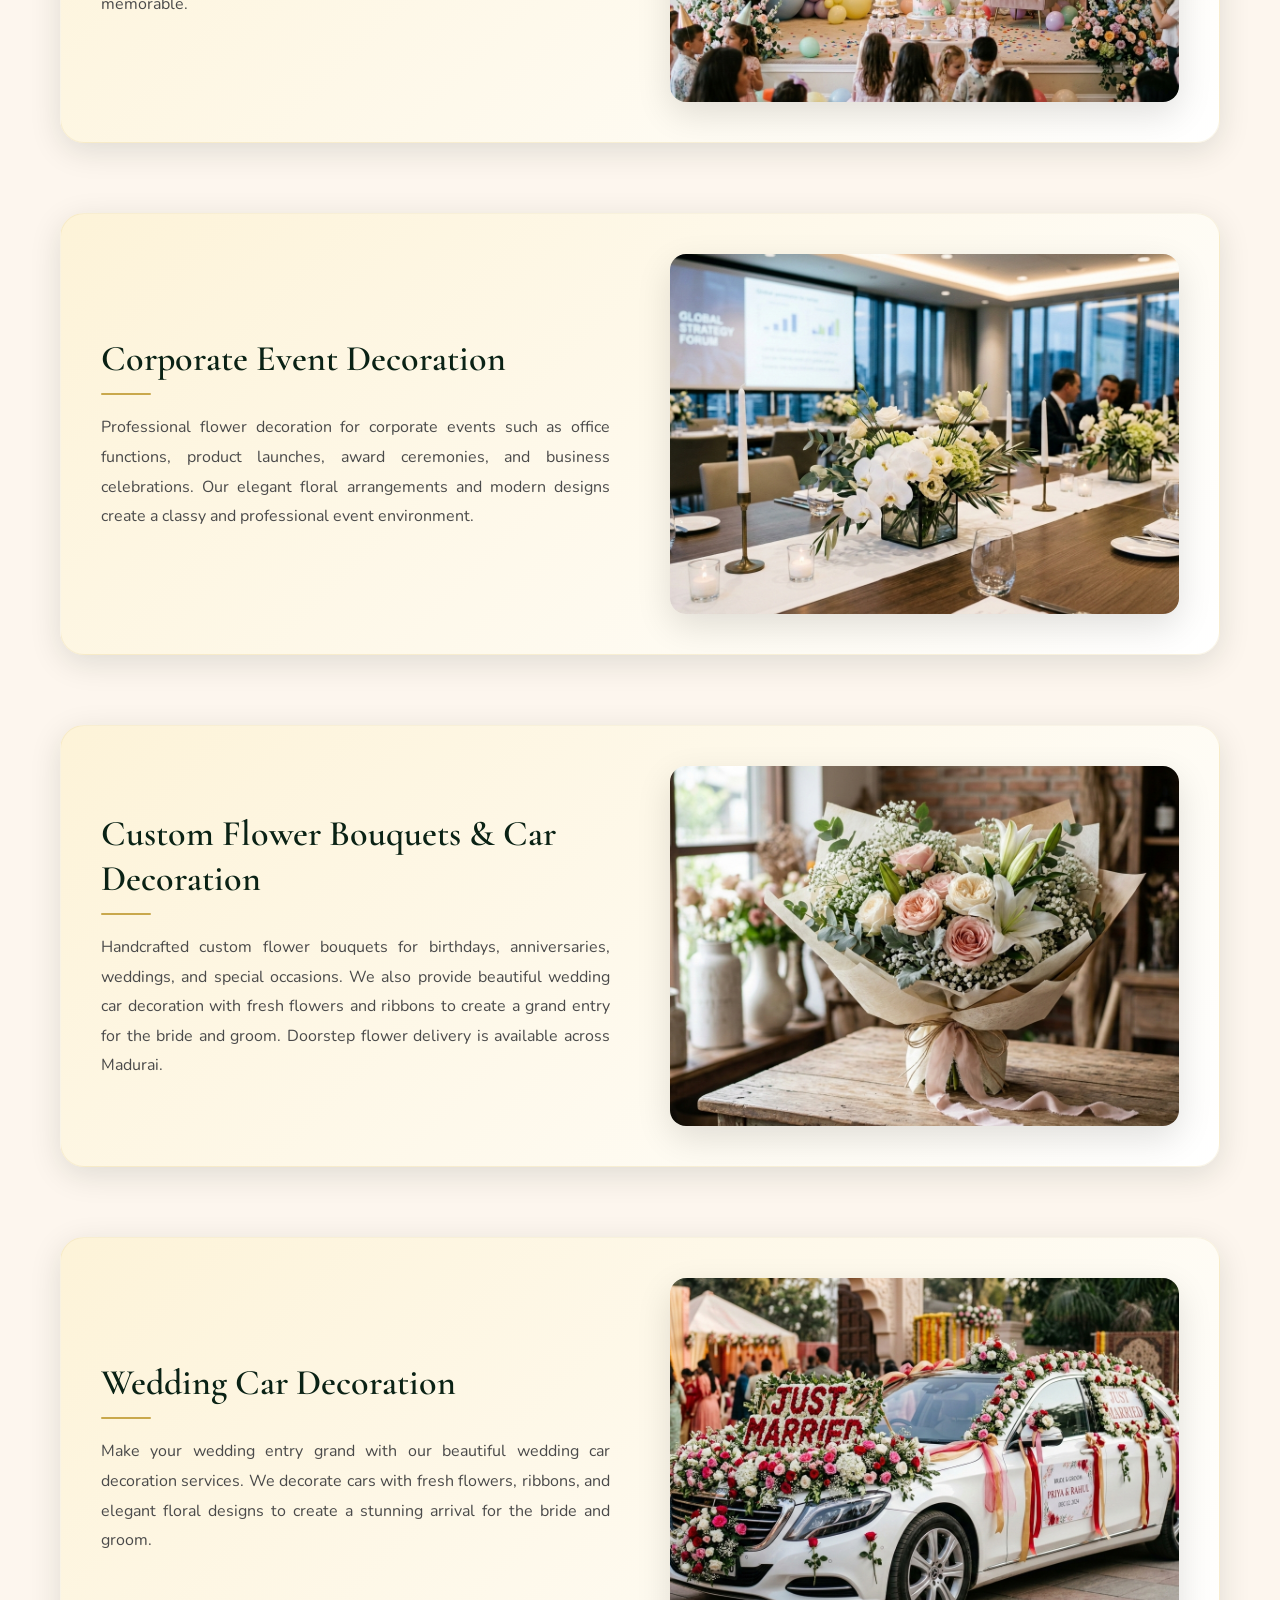
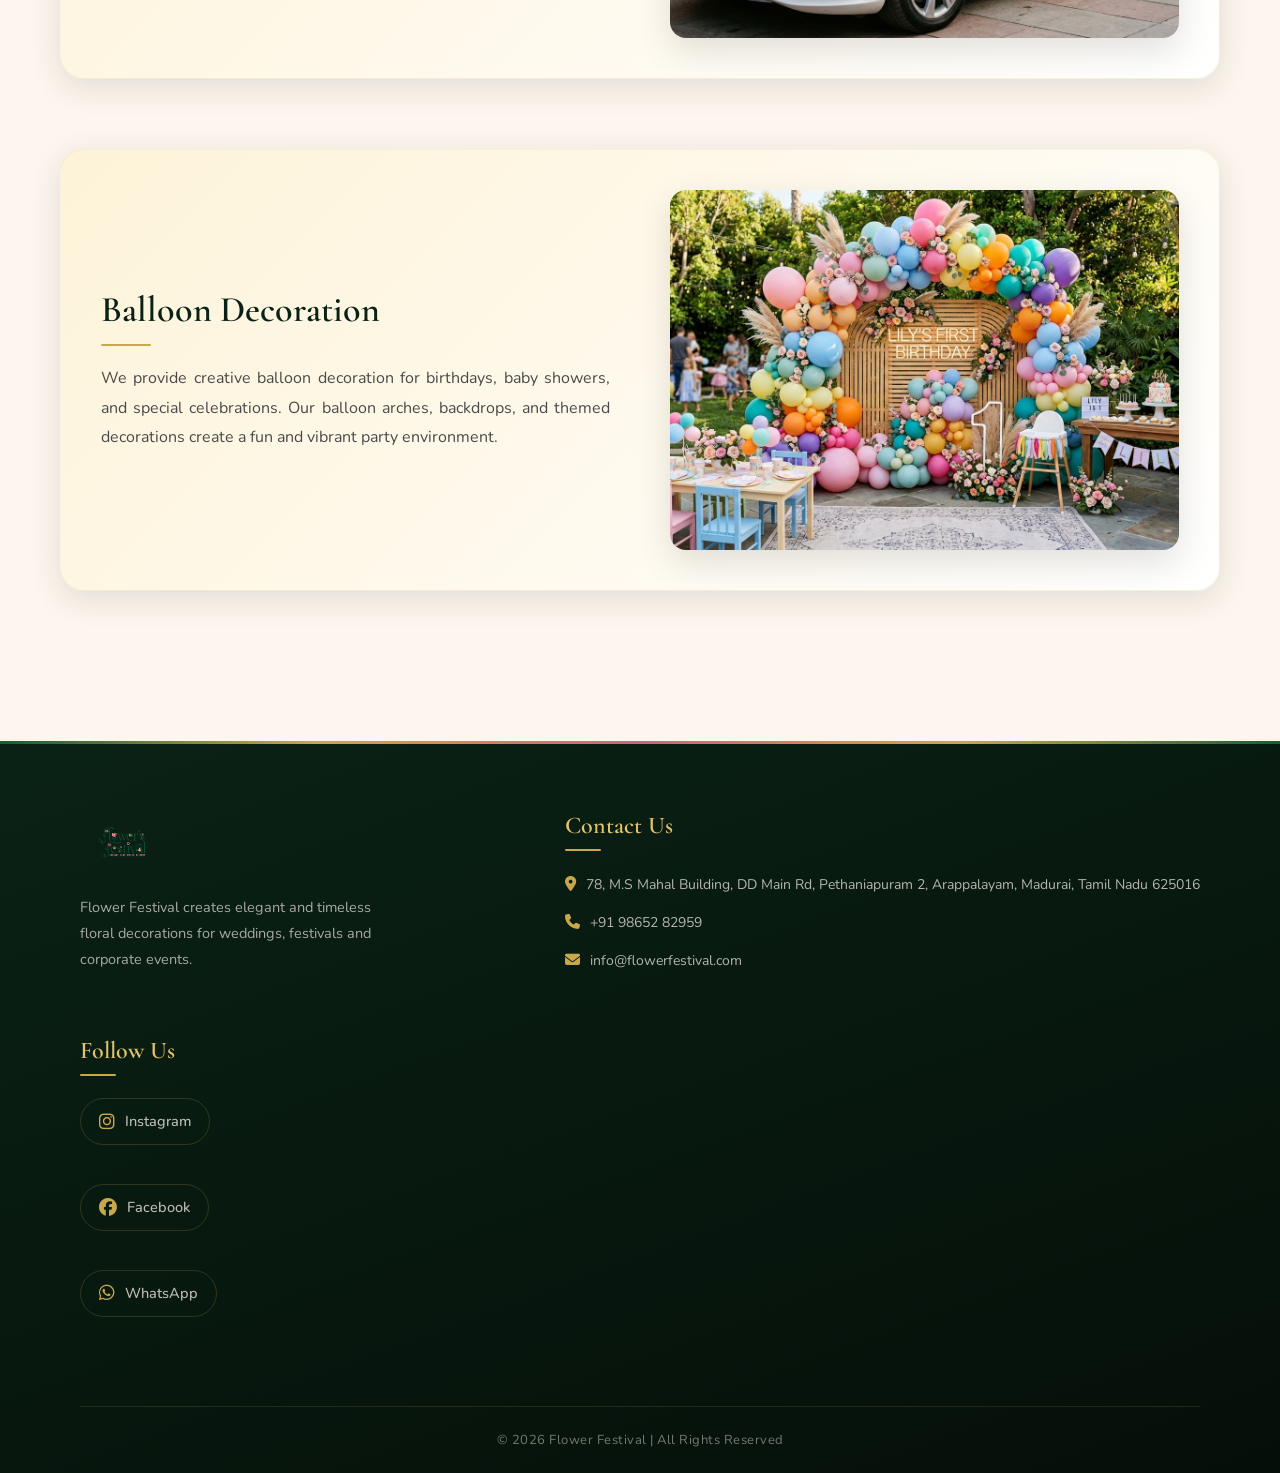
<file: services.html>
<!DOCTYPE html>
<html lang="en">
<head>
    <meta charset="UTF-8">
    <meta name="viewport" content="width=device-width, initial-scale=1.0">
    <meta name="description" content="Flower Festival offers beautiful wedding flower decoration, event floral designs, and fresh bouquets in Madurai. Contact us for elegant flower arrangements.">
    <title>Flower Decoration Services in Madurai | Wedding, Stage & Event Floral Decor</title>
    <link rel="stylesheet" href="https://cdnjs.cloudflare.com/ajax/libs/font-awesome/6.5.0/css/all.min.css">
    <link rel="stylesheet" href="FFstyle.css"
</head>
<body>
<header class="main-header">
    <div class="container">
        <div class="logo">
            <a href="index.html">
                <img src="Images/Logo 1.png" alt="Flowers Festival Logo">
            </a>
        </div>
        <nav class="nav-links">
            <a href="index.html">Home</a>
            <a href="services.html">Services</a>
            <a href="shop.html">Shop</a>
            <a href="Gallery.html">Gallery</a>
            <a href="contact.html">Contact</a>
        </nav>
        <div class="menu-toggle" onclick="toggleMenu()">
            ☰
        </div>
    </div>
</header>

<section class="services">
    <h1 class="service-title">Our Services</h1>

<div class="service-row">

    <div class="service-image">
        <img src="Images/Wedding Flower Decoration.png" alt="Wedding Flower Decoration">
    </div>

    <div class="service-text">
        <h2>Wedding Flower Decoration</h2>
        <p>Luxury wedding flower decoration in Madurai designed to create a grand and unforgettable celebration. 
            Our services include elegant stage decoration, beautiful mandap floral setups, floral entrance arches, 
            and stunning aisle arrangements using fresh roses, jasmine, and marigolds to give your wedding a royal traditional look.</p>
    </div>

</div>

<div class="service-row reverse">

    <div class="service-image">
        <img src="Images/Reception Stage Decoration.png" alt="Reception Stage Decoration">
    </div>

    <div class="service-text">
        <h2>Reception Stage Decoration</h2>
        <p>Elegant reception stage flower decoration with modern and traditional floral themes. We design stunning 
            floral backdrops using premium flowers and creative arrangements to make your reception stage a perfect setting 
            for photographs and memorable moments.</p>
    </div>

</div>

<div class="service-row">

    <div class="service-image">
        <img src="Images/Engagement Decoration.png" alt="Engagement Decoration">
    </div>

    <div class="service-text">
        <h2>Engagement Decoration</h2>
        <p>Creative engagement flower decoration with customized floral arches, romantic couple backdrops, 
            and stylish event arrangements. Our elegant floral designs add charm and beauty to your engagement ceremony, 
            making the moment even more special.</p>
    </div>

</div>

<div class="service-row reverse">

    <div class="service-image">
        <img src="Images/Festival Decoration.png" alt="Festival Decoration">
    </div>

    <div class="service-text">
        <h2>Festival Flower Decoration</h2>
        <p>Traditional festival flower decoration for Diwali, Pongal, Navaratri, and other cultural celebrations. 
            We create vibrant floral designs using marigold, mango leaves, and colorful flowers to enhance the festive atmosphere.</p>
    </div>

</div>

<div class="service-row">

    <div class="service-image">
        <img src="Images/Temple & Pooja Decoration.png" alt="Temple & Pooja Decoration">
    </div>

    <div class="service-text">
        <h2>Temple & Pooja Decoration</h2>
        <p>Authentic temple flower decoration and pooja floral arrangements using fresh jasmine, 
            marigold, and rose garlands. Our traditional decorations are perfect for temple events, pooja ceremonies, 
            and religious functions.</p>
    </div>

</div>

<div class="service-row reverse">

    <div class="service-image">
        <img src="Images/Birthday Party Decoration.png" alt="Birthday Party Decoration">
    </div>

    <div class="service-text">
        <h2>Birthday Party Decoration</h2>
        <p>Colorful birthday decoration with flowers and balloons for kids and adults. 
            We create beautiful party backdrops, balloon arches, and floral arrangements to make birthday 
            celebrations joyful, vibrant, and memorable.</p>
    </div>

</div>

<div class="service-row">

    <div class="service-image">
        <img src="Images/Corporate Event Decoration.png" alt="Corporate Event Decoration">
    </div>

    <div class="service-text">
        <h2>Corporate Event Decoration</h2>
        <p>Professional flower decoration for corporate events such as office functions, product launches, award ceremonies, 
            and business celebrations. Our elegant floral arrangements and modern designs create a classy and professional event environment.</p>
    </div>

</div>

<div class="service-row reverse">

    <div class="service-image">
        <img src="Images/Custom Flower Bouquets.png" alt="Custom Flower Bouquets">
    </div>

    <div class="service-text">
        <h2>Custom Flower Bouquets & Car Decoration</h2>
        <p>Handcrafted custom flower bouquets for birthdays, anniversaries, weddings, and special occasions. We also provide beautiful 
            wedding car decoration with fresh flowers and ribbons to create a grand entry for the bride and groom. Doorstep flower delivery 
            is available across Madurai.</p>
    </div>

</div>

<div class="service-row">

    <div class="service-image">
        <img src="Images/Wedding Car Decoration.png" alt="Wedding Car Decoration">
    </div>

    <div class="service-text">
        <h2>Wedding Car Decoration</h2>
        <p>Make your wedding entry grand with our beautiful wedding car decoration services. 
            We decorate cars with fresh flowers, ribbons, and elegant floral designs to create a stunning arrival for the bride and groom.</p>
    </div>

</div>

<div class="service-row reverse">

    <div class="service-image">
        <img src="Images/Balloon Decoration.png" alt="Balloon Decoration">
    </div>

    <div class="service-text">
        <h2>Balloon Decoration</h2>
        <p>We provide creative balloon decoration for birthdays, 
            baby showers, and special celebrations. Our balloon arches, backdrops, and themed decorations create a fun and vibrant party 
            environment.</p>
    </div>

</div>
</section>
<!-- FOOTER -->
<footer class="main-footer">
    <div class="footer-container">

        <div class="footer-about">
            <img src="Images/Logo 1.png" alt="">
            <p>Flower Festival creates elegant and timeless floral decorations for weddings, festivals and corporate events.</p>
        </div>

    <div class="footer-contact">
            <h4>Contact Us</h4>

        <p>
            <i class="fa-solid fa-location-dot"></i>
            78, M.S Mahal Building, DD Main Rd, Pethaniapuram 2, Arappalayam, Madurai, Tamil Nadu 625016
        </p>

        <p>
            <i class="fa-solid fa-phone"></i>
            +91 98652 82959
        </p>

        <p>
            <i class="fa-solid fa-envelope"></i>
            info@flowerfestival.com
        </p>
    </div>

        <div class="footer-social">
             <h4>Follow Us</h4>

        <a href="https://www.instagram.com/flowersfestival_bouquets_shop/">
            <i class="fa-brands fa-instagram"></i> Instagram
        </a><br>

        <a href="#">
            <i class="fa-brands fa-facebook"></i> Facebook
        </a><br>

        <a href="https://wa.me/919865282959">
            <i class="fa-brands fa-whatsapp"></i> WhatsApp
        </a><br>
        </div>
    </div>
        <div class="footer-bottom">
            <p>© 2026 Flower Festival | All Rights Reserved</p>
        </div>
</footer>

<a href="https://wa.me/919865282959" class="whatsapp-float">
    <i class="fa-brands fa-whatsapp"></i>
</a>
<a href="https://www.instagram.com/flowersfestival_bouquets_shop/" class="instagram-float" target="_blank">
    <i class="fa-brands fa-instagram"></i>
</a>


<script>
function toggleMenu(){
    document.querySelector(".nav-links").classList.toggle("active");
}
</script>

<script>
function toggleMenu(){
    document.querySelector(".nav-links").classList.toggle("active");
}
</script>

</body>
</html>
</file>
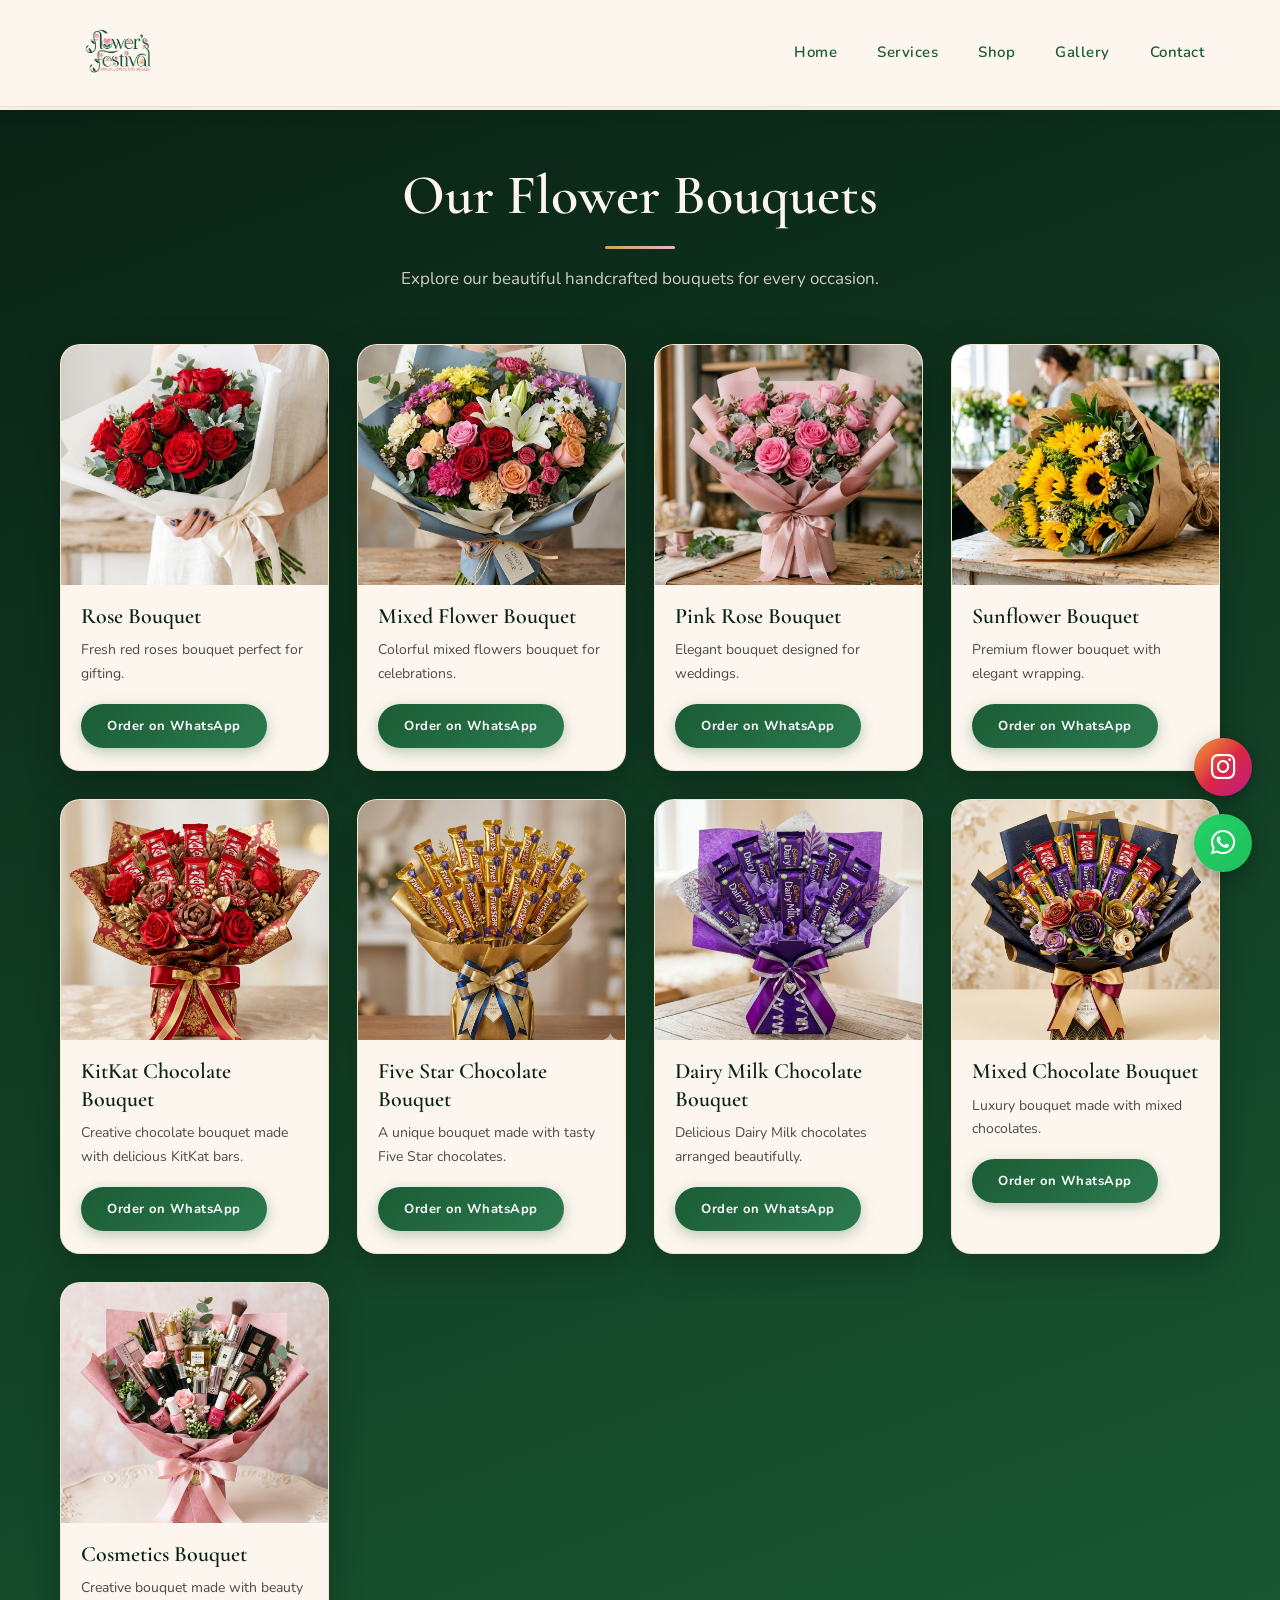
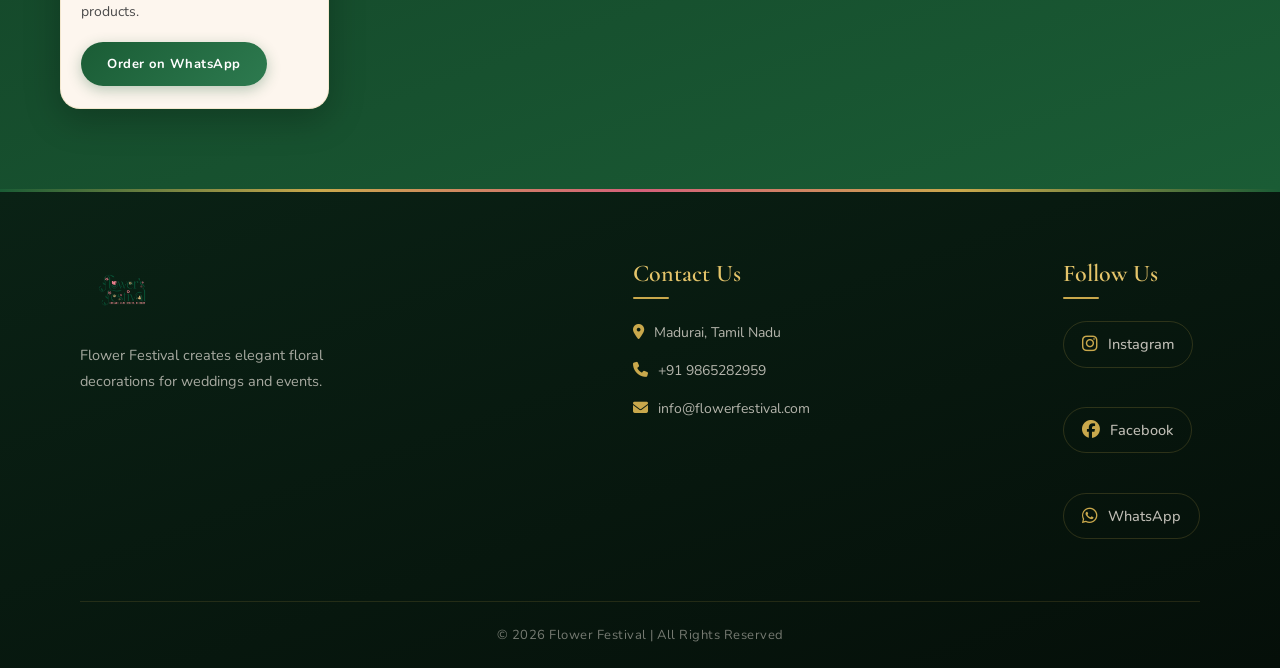
<file: shop.html>
<!DOCTYPE html>
<html lang="en">
<head>
    <meta charset="UTF-8">
    <meta name="viewport" content="width=device-width, initial-scale=1.0">
    <meta name="description" content="Flower Festival offers beautiful wedding flower decoration, event floral designs, and fresh bouquets in Madurai.">
    <title>Buy Flower Bouquets Online in Madurai</title>

    <link rel="stylesheet" href="https://cdnjs.cloudflare.com/ajax/libs/font-awesome/6.5.0/css/all.min.css">
    <link rel="stylesheet" href="FFstyle.css">
</head>

<body>

<!-- HEADER -->
<header class="main-header">
    <div class="container">
        <div class="logo">
            <a href="index.html">
                <img src="Images/Logo 1.png" alt="Flower Festival Logo">
            </a>
        </div>

        <nav class="nav-links">
            <a href="index.html">Home</a>
            <a href="services.html">Services</a>
            <a href="shop.html">Shop</a>
            <a href="Gallery.html">Gallery</a>
            <a href="contact.html">Contact</a>
        </nav>

        <div class="menu-toggle" onclick="toggleMenu()">☰</div>
    </div>
</header>

<!-- SHOP -->
<section class="shop-page">

<h1>Our Flower Bouquets</h1>
<p>Explore our beautiful handcrafted bouquets for every occasion.</p>

<div class="bouquet-grid">

<!-- PRODUCT -->
<div class="bouquet-card">
<img src="Products/Rose Bouquet.png" alt="">
<h3>Rose Bouquet</h3>
<p>Fresh red roses bouquet perfect for gifting.</p>
<a href="#" class="order-btn">Order on WhatsApp</a>
</div>

<div class="bouquet-card">
<img src="Products/Mixed Flower Bouquet.png" alt="">
<h3>Mixed Flower Bouquet</h3>
<p>Colorful mixed flowers bouquet for celebrations.</p>
<a href="#" class="order-btn">Order on WhatsApp</a>
</div>

<div class="bouquet-card">
<img src="Products/Pink Rose Bouquet.png" alt="">
<h3>Pink Rose Bouquet</h3>
<p>Elegant bouquet designed for weddings.</p>
<a href="#" class="order-btn">Order on WhatsApp</a>
</div>

<div class="bouquet-card">
<img src="Products/Sunflower Bouquet.png" alt="">
<h3>Sunflower Bouquet</h3>
<p>Premium flower bouquet with elegant wrapping.</p>
<a href="#" class="order-btn">Order on WhatsApp</a>
</div>

<div class="bouquet-card">
<img src="Products/KitKat Chocolate Bouquet.png" alt="">
<h3>KitKat Chocolate Bouquet</h3>
<p>Creative chocolate bouquet made with delicious KitKat bars.</p>
<a href="#" class="order-btn">Order on WhatsApp</a>
</div>

<div class="bouquet-card">
<img src="Products/Five Star Chocolate Bouquet.png" alt="">
<h3>Five Star Chocolate Bouquet</h3>
<p>A unique bouquet made with tasty Five Star chocolates.</p>
<a href="#" class="order-btn">Order on WhatsApp</a>
</div>

<div class="bouquet-card">
<img src="Products/Dairy Milk Chocolate Bouquet.png" alt="">
<h3>Dairy Milk Chocolate Bouquet</h3>
<p>Delicious Dairy Milk chocolates arranged beautifully.</p>
<a href="#" class="order-btn">Order on WhatsApp</a>
</div>

<div class="bouquet-card">
<img src="Products/Mixed Chocolate Bouquet.png" alt="">
<h3>Mixed Chocolate Bouquet</h3>
<p>Luxury bouquet made with mixed chocolates.</p>
<a href="#" class="order-btn">Order on WhatsApp</a>
</div>

<div class="bouquet-card">
<img src="Products/Cosmetics Bouquet.png" alt="">
<h3>Cosmetics Bouquet</h3>
<p>Creative bouquet made with beauty products.</p>
<a href="#" class="order-btn">Order on WhatsApp</a>
</div>

</div>
</section>

<!-- FOOTER -->
<footer class="main-footer">
    <div class="footer-container">

        <div class="footer-about">
            <img src="Images/Logo 1.png" alt="">
            <p>Flower Festival creates elegant floral decorations for weddings and events.</p>
        </div>

        <div class="footer-contact">
            <h4>Contact Us</h4>

            <p><i class="fa-solid fa-location-dot"></i> Madurai, Tamil Nadu</p>
            <p><i class="fa-solid fa-phone"></i> +91 9865282959</p>
            <p><i class="fa-solid fa-envelope"></i> info@flowerfestival.com</p>
        </div>

        <div class="footer-social">
            <h4>Follow Us</h4>

            <a href="https://www.instagram.com/flowersfestival_bouquets_shop/" target="_blank">
                <i class="fa-brands fa-instagram"></i> Instagram
            </a><br>

            <a href="#"><i class="fa-brands fa-facebook"></i> Facebook</a><br>

            <a href="https://wa.me/919865282959" target="_blank">
                <i class="fa-brands fa-whatsapp"></i> WhatsApp
            </a>
        </div>
    </div>

    <div class="footer-bottom">
        <p>© 2026 Flower Festival | All Rights Reserved</p>
    </div>
</footer>

<!-- FLOAT BUTTONS -->
<a href="https://wa.me/919865282959" class="whatsapp-float" target="_blank">
    <i class="fa-brands fa-whatsapp"></i>
</a>

<a href="https://www.instagram.com/flowersfestival_bouquets_shop/" class="instagram-float" target="_blank">
    <i class="fa-brands fa-instagram"></i>
</a>

<!-- SCRIPT -->
<script>

// MOBILE MENU
function toggleMenu(){
    document.querySelector(".nav-links").classList.toggle("active");
}

// WHATSAPP DYNAMIC ORDER
document.querySelectorAll(".order-btn").forEach(function(button){

    button.addEventListener("click", function(e){
        e.preventDefault();

        let card = this.closest(".bouquet-card");

        let name = card.querySelector("h3").innerText;
        let desc = card.querySelector("p").innerText;
        let img = card.querySelector("img").src;

        let phone = "919865282959";

        let message = `Hello Flower Festival,
I would like to enquire about this bouquet.

Product: ${name}
Description: ${desc}
Image: ${img}

Please share price and details.`;

        let url = `https://wa.me/${phone}?text=${encodeURIComponent(message)}`;

        window.open(url, "_blank");
    });

});

</script>

</body>
</html>
</file>
<file: FFstyle.css>
/* ============================================================
   FLOWERS FESTIVAL — Premium Stylesheet
   Color Palette (from Logo):
   --green-dark:   #0a2215   (deepest green)
   --green-primary:#1a5c35   (main brand green)
   --green-mid:    #2d7a4f   (medium green)
   --pink-blush:   #e8b4c4   (soft petal pink)
   --pink-rose:    #d4607a   (deeper rose)
   --gold:         #c9a84c   (golden yellow)
   --gold-light:   #e4c46a   (lighter gold)
   --cream:        #fdf6ee   (warm off-white)
   Font: Cormorant Garamond (headings) + Nunito (body)
   ============================================================ */

@import url('https://fonts.googleapis.com/css2?family=Cormorant+Garamond:ital,wght@0,400;0,500;0,600;0,700;1,400;1,600&family=Nunito:wght@300;400;500;600;700&display=swap');

/* ─── CSS VARIABLES ─── */
:root {
  --green-dark:    #0a2215;
  --green-primary: #1a5c35;
  --green-mid:     #2d7a4f;
  --green-light:   #4a9e6b;
  --pink-blush:    #e8b4c4;
  --pink-rose:     #d4607a;
  --pink-pale:     #fef0f5;
  --gold:          #c9a84c;
  --gold-light:    #e4c46a;
  --gold-pale:     #fdf3d8;
  --cream:         #fdf6ee;
  --cream-dark:    #f5e9d8;
  --text-dark:     #1a1a1a;
  --text-mid:      #4a4a4a;
  --text-light:    #888;
  --white:         #ffffff;
  --shadow-soft:   0 8px 32px rgba(10,34,21,0.12);
  --shadow-hover:  0 20px 50px rgba(10,34,21,0.2);
  --transition:    all 0.4s cubic-bezier(0.25, 0.8, 0.25, 1);
}

/* ─── RESET & BASE ─── */
*, *::before, *::after {
  margin: 0;
  padding: 0;
  box-sizing: border-box;
}

html { scroll-behavior: smooth; }

body {
  font-family: 'Nunito', sans-serif;
  font-weight: 400;
  line-height: 1.7;
  color: var(--text-dark);
  background-color: var(--cream);
  padding-top: 110px;
  overflow-x: hidden;
}

img {
  max-width: 100%;
  display: block;
}

h1, h2, h3, h4 {
  font-family: 'Cormorant Garamond', serif;
  font-weight: 600;
  line-height: 1.25;
}

/* ─────────────────────────────────────── */
/* HEADER                                  */
/* ─────────────────────────────────────── */
.main-header {
  position: fixed;
  width: 100%;
  top: 0;
  left: 0;
  background: rgba(253, 246, 238, 0.96);
  backdrop-filter: blur(14px);
  -webkit-backdrop-filter: blur(14px);
  padding: 8px 60px;
  z-index: 1000;
  border-bottom: 1px solid rgba(201, 168, 76, 0.25);
  box-shadow: 0 2px 20px rgba(10, 34, 21, 0.08);
  transition: var(--transition);
}

.container {
  display: flex;
  justify-content: space-between;
  align-items: center;
  max-width: 1400px;
  margin: 0 auto;
}

.logo img {
  height: 90px;
  width: auto;
  display: block;
  transition: var(--transition);
}

.logo img:hover { transform: scale(1.03); }

/* Nav */
.nav-links {
  display: flex;
  gap: 8px;
  align-items: center;
}

.nav-links a {
  position: relative;
  color: var(--green-primary);
  text-decoration: none;
  font-family: 'Nunito', sans-serif;
  font-size: 15px;
  font-weight: 600;
  letter-spacing: 0.5px;
  padding: 8px 16px;
  border-radius: 30px;
  transition: var(--transition);
}

.nav-links a::after {
  content: '';
  position: absolute;
  bottom: 4px;
  left: 50%;
  width: 0;
  height: 2px;
  background: var(--gold);
  border-radius: 2px;
  transform: translateX(-50%);
  transition: width 0.35s ease;
}

.nav-links a:hover {
  color: var(--green-dark);
  background: rgba(201, 168, 76, 0.1);
}

.nav-links a:hover::after { width: 55%; }

/* Mobile toggle */
.menu-toggle {
  display: none;
  font-size: 26px;
  color: var(--green-primary);
  cursor: pointer;
  padding: 5px;
}

/* ─────────────────────────────────────── */
/* HERO SECTION                            */
/* ─────────────────────────────────────── */
.hero-section {
  position: relative;
  text-align: center;
  padding: 180px 40px 140px;
  background-image: url("Images/Herhome.png");
  background-size: cover;
  background-position: center;
  background-attachment: fixed;
  color: var(--white);
  overflow: hidden;
  min-height: 100vh;
  display: flex;
  align-items: center;
  justify-content: center;
}

.hero-section::before {
  content: "";
  position: absolute;
  inset: 0;
  background: linear-gradient(
    160deg,
    rgba(10, 34, 21, 0.72) 0%,
    rgba(26, 92, 53, 0.55) 50%,
    rgba(10, 34, 21, 0.68) 100%
  );
  z-index: 1;
}

.hero-section::after {
  content: "✿ ✾ ✿ ✾ ✿";
  position: absolute;
  bottom: 36px;
  left: 50%;
  transform: translateX(-50%);
  font-size: 20px;
  color: rgba(201, 168, 76, 0.5);
  letter-spacing: 22px;
  z-index: 2;
  white-space: nowrap;
}

.hero-content {
  position: relative;
  z-index: 2;
  max-width: 860px;
  animation: heroFadeUp 1.2s cubic-bezier(0.25, 0.8, 0.25, 1) both;
}

@keyframes heroFadeUp {
  from { opacity: 0; transform: translateY(40px); }
  to   { opacity: 1; transform: translateY(0); }
}

.hero-content h1 {
  font-family: 'Cormorant Garamond', serif;
  font-size: clamp(36px, 5vw, 64px);
  font-weight: 700;
  line-height: 1.15;
  margin-bottom: 22px;
  text-shadow: 0 3px 20px rgba(0,0,0,0.4);
}

.hero-content p {
  font-size: clamp(15px, 2vw, 19px);
  font-weight: 300;
  color: rgba(253, 246, 238, 0.9);
  max-width: 620px;
  margin: 0 auto 36px;
  text-shadow: 0 1px 8px rgba(0,0,0,0.3);
}

/* Primary Button */
.primary-btn {
  display: inline-block;
  padding: 15px 44px;
  background: linear-gradient(135deg, var(--gold) 0%, var(--gold-light) 100%);
  color: var(--green-dark);
  text-decoration: none;
  border-radius: 50px;
  font-family: 'Nunito', sans-serif;
  font-size: 14px;
  font-weight: 700;
  letter-spacing: 1.5px;
  text-transform: uppercase;
  transition: var(--transition);
  box-shadow: 0 8px 25px rgba(201, 168, 76, 0.4);
}

.primary-btn:hover {
  transform: translateY(-4px) scale(1.03);
  box-shadow: 0 16px 40px rgba(201, 168, 76, 0.5);
  background: linear-gradient(135deg, var(--gold-light) 0%, var(--gold) 100%);
}

/* Secondary Button */
.secondary-btn {
  display: inline-block;
  margin-top: 24px;
  padding: 13px 38px;
  background: transparent;
  color: var(--gold-light);
  text-decoration: none;
  border: 2px solid var(--gold);
  border-radius: 50px;
  font-family: 'Nunito', sans-serif;
  font-size: 13px;
  font-weight: 700;
  letter-spacing: 1.5px;
  text-transform: uppercase;
  transition: var(--transition);
}

.secondary-btn:hover {
  background: var(--gold);
  color: var(--green-dark);
  transform: translateY(-3px);
  box-shadow: 0 10px 28px rgba(201, 168, 76, 0.35);
}

/* ─────────────────────────────────────── */
/* ABOUT PREVIEW (HOME)                    */
/* ─────────────────────────────────────── */
.about-preview {
  padding: 110px 80px;
  background: linear-gradient(135deg, var(--green-dark) 0%, var(--green-primary) 100%);
  position: relative;
  overflow: hidden;
}

.about-preview::before {
  content: "";
  position: absolute;
  top: -100px; right: -100px;
  width: 400px; height: 400px;
  border-radius: 50%;
  background: radial-gradient(circle, rgba(232, 180, 196, 0.12) 0%, transparent 70%);
  pointer-events: none;
}

.about-preview::after {
  content: "";
  position: absolute;
  bottom: -80px; left: -80px;
  width: 300px; height: 300px;
  border-radius: 50%;
  background: radial-gradient(circle, rgba(201, 168, 76, 0.1) 0%, transparent 70%);
  pointer-events: none;
}

.about-wrapper {
  display: flex;
  gap: 70px;
  align-items: center;
  max-width: 1300px;
  margin: 0 auto;
  position: relative;
  z-index: 1;
}

.about-image { flex: 1; }

.about-image img {
  width: 100%;
  height: 520px;
  object-fit: cover;
  border-radius: 20px;
  box-shadow: 0 30px 70px rgba(0, 0, 0, 0.4);
  border: 3px solid rgba(201, 168, 76, 0.3);
  transition: var(--transition);
}

.about-image img:hover { transform: scale(1.02); }

.about-text {
  flex: 1;
  color: var(--cream);
}

.about-text h1 {
  font-size: clamp(32px, 4vw, 52px);
  color: var(--white);
  margin-bottom: 10px;
}

.about-text h2 {
  font-family: 'Nunito', sans-serif;
  font-size: 12px;
  font-weight: 700;
  text-transform: uppercase;
  letter-spacing: 3.5px;
  color: var(--gold-light);
  margin-bottom: 26px;
}

.about-text p {
  font-size: 16px;
  line-height: 1.9;
  color: rgba(253, 246, 238, 0.85);
  margin-bottom: 10px;
  text-align: justify;
}

/* ─────────────────────────────────────── */
/* WHY CHOOSE US                           */
/* ─────────────────────────────────────── */
.why-section {
  padding: 110px 80px;
  text-align: center;
  background: var(--cream);
  position: relative;
  overflow: hidden;
}

.why-section::before {
  content: "";
  position: absolute;
  inset: 0;
  background-image:
    radial-gradient(circle at 10% 30%, rgba(232, 180, 196, 0.18) 0%, transparent 40%),
    radial-gradient(circle at 90% 70%, rgba(26, 92, 53, 0.07) 0%, transparent 40%);
  pointer-events: none;
}

.why-section h2 {
  font-size: clamp(28px, 4vw, 48px);
  color: var(--green-dark);
  margin-bottom: 14px;
  position: relative;
  z-index: 1;
}

.why-section h2::after {
  content: "";
  display: block;
  width: 70px;
  height: 3px;
  background: linear-gradient(90deg, var(--gold), var(--pink-blush));
  margin: 16px auto 0;
  border-radius: 3px;
}

.why-grid {
  display: grid;
  grid-template-columns: repeat(auto-fit, minmax(220px, 1fr));
  gap: 28px;
  max-width: 1300px;
  margin: 60px auto 0;
  position: relative;
  z-index: 1;
}

.why-card {
  background: var(--white);
  padding: 44px 28px;
  border-radius: 20px;
  box-shadow: var(--shadow-soft);
  border: 1px solid rgba(201, 168, 76, 0.15);
  transition: var(--transition);
  position: relative;
  overflow: hidden;
}

.why-card::before {
  content: "";
  position: absolute;
  top: 0; left: 0; right: 0;
  height: 4px;
  background: linear-gradient(90deg, var(--green-primary), var(--gold));
  transform: scaleX(0);
  transition: transform 0.4s ease;
  transform-origin: left;
}

.why-card:hover::before { transform: scaleX(1); }

.why-card i {
  font-size: 42px;
  background: linear-gradient(135deg, var(--green-primary), var(--green-light));
  -webkit-background-clip: text;
  -webkit-text-fill-color: transparent;
  background-clip: text;
  display: block;
  margin-bottom: 22px;
  transition: var(--transition);
}

.why-card:hover {
  transform: translateY(-12px);
  box-shadow: var(--shadow-hover);
  border-color: rgba(201, 168, 76, 0.4);
}

.why-card:hover i { transform: scale(1.2) rotate(-5deg); }

.why-card h4 {
  font-size: 22px;
  color: var(--green-dark);
  margin-bottom: 12px;
}

.why-card p {
  font-size: 14.5px;
  color: var(--text-mid);
  line-height: 1.7;
}

/* ─────────────────────────────────────── */
/* SERVICES PREVIEW (HOME PAGE)            */
/* ─────────────────────────────────────── */
.services-preview {
  padding: 110px 80px;
  text-align: center;
  background: linear-gradient(160deg, var(--green-primary) 0%, var(--green-dark) 100%);
  position: relative;
  overflow: hidden;
}

.services-preview::before {
  content: "";
  position: absolute;
  inset: 0;
  background-image:
    radial-gradient(circle at 20% 80%, rgba(232, 180, 196, 0.1) 0%, transparent 40%),
    radial-gradient(circle at 80% 20%, rgba(201, 168, 76, 0.08) 0%, transparent 40%);
  pointer-events: none;
}

.services-preview h2 {
  font-size: clamp(28px, 4vw, 48px);
  color: var(--cream);
  margin-bottom: 14px;
  position: relative;
  z-index: 1;
}

.services-preview h2::after {
  content: "";
  display: block;
  width: 70px;
  height: 3px;
  background: linear-gradient(90deg, var(--gold), var(--pink-blush));
  margin: 14px auto 0;
  border-radius: 3px;
}

.service-grid {
  display: grid;
  grid-template-columns: repeat(auto-fit, minmax(280px, 1fr));
  gap: 28px;
  margin-top: 60px;
  max-width: 1300px;
  margin-left: auto;
  margin-right: auto;
  position: relative;
  z-index: 1;
}

.service-card {
  background: var(--cream);
  border-radius: 20px;
  overflow: hidden;
  transition: var(--transition);
  box-shadow: 0 10px 35px rgba(0, 0, 0, 0.2);
  text-align: left;
}

.service-card img {
  width: 100%;
  height: 220px;
  object-fit: cover;
  transition: var(--transition);
  display: block;
}

.service-card:hover img { transform: scale(1.08); }

.service-card h4 {
  font-size: 22px;
  color: var(--green-dark);
  margin-bottom: 10px;
  padding: 22px 22px 0;
}

.service-card p {
  font-size: 14px;
  line-height: 1.75;
  color: var(--text-mid);
  padding: 0 22px 28px;
}

.service-card:hover {
  transform: translateY(-14px);
  box-shadow: 0 30px 60px rgba(0, 0, 0, 0.3);
}

/* ─────────────────────────────────────── */
/* TESTIMONIALS                            */
/* ─────────────────────────────────────── */
.testimonial-section {
  padding: 110px 80px;
  text-align: center;
  background: var(--pink-pale);
  position: relative;
  overflow: hidden;
}

.testimonial-section::before {
  content: "";
  position: absolute;
  inset: 0;
  background-image:
    radial-gradient(circle at 10% 50%, rgba(26, 92, 53, 0.06) 0%, transparent 40%),
    radial-gradient(circle at 90% 50%, rgba(201, 168, 76, 0.08) 0%, transparent 40%);
  pointer-events: none;
}

.testimonial-section h2 {
  font-size: clamp(28px, 4vw, 48px);
  color: var(--green-dark);
  margin-bottom: 14px;
  position: relative;
  z-index: 1;
}

.testimonial-section h2::after {
  content: "";
  display: block;
  width: 70px;
  height: 3px;
  background: linear-gradient(90deg, var(--pink-rose), var(--gold));
  margin: 16px auto 0;
  border-radius: 3px;
}

.testimonial-grid {
  display: grid;
  grid-template-columns: repeat(auto-fit, minmax(260px, 1fr));
  gap: 28px;
  max-width: 1200px;
  margin: 60px auto 0;
  position: relative;
  z-index: 1;
}

.testimonial-card {
  background: var(--white);
  padding: 38px 28px;
  border-radius: 20px;
  box-shadow: var(--shadow-soft);
  transition: var(--transition);
  border: 1px solid rgba(232, 180, 196, 0.3);
  position: relative;
}

.testimonial-card::before {
  content: "\201C";
  position: absolute;
  top: 14px; left: 22px;
  font-family: 'Cormorant Garamond', serif;
  font-size: 80px;
  color: rgba(201, 168, 76, 0.18);
  line-height: 1;
}

.testimonial-card img {
  width: 80px;
  height: 80px;
  border-radius: 50%;
  object-fit: cover;
  margin: 0 auto 18px;
  display: block;
  border: 3px solid var(--gold);
  box-shadow: 0 4px 16px rgba(201, 168, 76, 0.3);
}

.testimonial-card h4 {
  font-size: 20px;
  color: var(--green-dark);
  margin-bottom: 4px;
}

.testimonial-card span {
  display: block;
  font-size: 12px;
  color: var(--pink-rose);
  font-weight: 700;
  letter-spacing: 1.5px;
  text-transform: uppercase;
  margin-bottom: 16px;
}

.testimonial-card p {
  font-size: 15px;
  color: var(--text-mid);
  line-height: 1.8;
  font-style: italic;
}

.testimonial-card:hover {
  transform: translateY(-10px);
  box-shadow: var(--shadow-hover);
  border-color: rgba(201, 168, 76, 0.4);
}

/* ─────────────────────────────────────── */
/* SERVICES PAGE                           */
/* ─────────────────────────────────────── */
.services {
  background: var(--cream);
  padding: 80px 60px;
}

.service-title {
  text-align: center;
  font-size: clamp(32px, 5vw, 56px);
  color: var(--green-dark);
  margin-bottom: 0;
}

.service-title::after {
  content: "";
  display: block;
  width: 80px;
  height: 3px;
  background: linear-gradient(90deg, var(--green-primary), var(--gold));
  margin: 18px auto 60px;
  border-radius: 3px;
}

.service-row {
  display: flex;
  flex-direction: row;
  align-items: center;
  gap: 60px;
  margin: 0 auto 70px auto;
  max-width: 1200px;
  background: var(--white);
  padding: 40px;
  border-radius: 24px;
  box-shadow: var(--shadow-soft);
  transition: var(--transition);
  border: 1px solid rgba(201, 168, 76, 0.12);
  overflow: hidden;
}

.service-row:hover {
  transform: translateY(-6px);
  box-shadow: var(--shadow-hover);
  border-color: rgba(201, 168, 76, 0.3);
}

.service-row.reverse,
.service-row:nth-child(even) {
  flex-direction: row-reverse;
  background: linear-gradient(135deg, var(--gold-pale) 0%, var(--white) 100%);
}

.service-image,
.service-text { flex: 1; }

.service-image img {
  width: 100%;
  height: 360px;
  object-fit: cover;
  border-radius: 16px;
  box-shadow: 0 12px 35px rgba(0, 0, 0, 0.12);
  transition: var(--transition);
}

.service-row:hover .service-image img { transform: scale(1.03); }

.service-text h2 {
  font-size: clamp(24px, 3vw, 36px);
  color: var(--green-dark);
  margin-bottom: 18px;
  position: relative;
  padding-bottom: 14px;
}

.service-text h2::after {
  content: "";
  position: absolute;
  bottom: 0; left: 0;
  width: 50px;
  height: 2px;
  background: var(--gold);
  border-radius: 2px;
}

.service-text p {
  font-size: 16px;
  line-height: 1.85;
  color: var(--text-mid);
  text-align: justify;
}

/* ─────────────────────────────────────── */
/* SHOP PAGE                               */
/* ─────────────────────────────────────── */
.shop-page {
  padding: 50px 60px 80px;
  text-align: center;
  background: linear-gradient(160deg, var(--green-dark) 0%, var(--green-primary) 100%);
  min-height: 100vh;
}

.shop-page h1 {
  font-size: clamp(32px, 5vw, 56px);
  color: var(--cream);
  margin-bottom: 10px;
}

.shop-page h1::after {
  content: "";
  display: block;
  width: 70px;
  height: 3px;
  background: linear-gradient(90deg, var(--gold), var(--pink-blush));
  margin: 16px auto 0;
  border-radius: 3px;
}

.shop-page > p {
  font-size: 17px;
  color: rgba(253, 246, 238, 0.8);
  margin: 16px auto 50px;
  max-width: 520px;
}

.bouquet-grid {
  display: grid;
  grid-template-columns: repeat(auto-fit, minmax(260px, 1fr));
  gap: 28px;
  max-width: 1300px;
  margin: 0 auto;
}

.bouquet-card {
  background: var(--cream);
  border-radius: 20px;
  overflow: hidden;
  transition: var(--transition);
  text-align: left;
  box-shadow: 0 10px 35px rgba(0, 0, 0, 0.25);
  border: 1px solid rgba(201, 168, 76, 0.2);
}

.bouquet-card img {
  width: 100%;
  height: 240px;
  object-fit: cover;
  transition: var(--transition);
}

.bouquet-card:hover img { transform: scale(1.06); }

.bouquet-card h3 {
  font-family: 'Cormorant Garamond', serif;
  font-size: 22px;
  font-weight: 600;
  color: var(--green-dark);
  margin: 18px 20px 8px;
}

.bouquet-card p {
  font-size: 14px;
  color: var(--text-mid);
  line-height: 1.7;
  margin: 0 20px 18px;
}

.order-btn {
  display: inline-block;
  margin: 0 20px 22px;
  padding: 11px 26px;
  background: linear-gradient(135deg, var(--green-primary), var(--green-mid));
  color: var(--white);
  text-decoration: none;
  border-radius: 50px;
  font-family: 'Nunito', sans-serif;
  font-size: 13px;
  font-weight: 700;
  letter-spacing: 0.5px;
  transition: var(--transition);
  box-shadow: 0 4px 14px rgba(26, 92, 53, 0.3);
}

.order-btn:hover {
  background: linear-gradient(135deg, var(--gold), var(--gold-light));
  color: var(--green-dark);
  transform: translateY(-3px);
  box-shadow: 0 8px 22px rgba(201, 168, 76, 0.35);
}

.bouquet-card:hover {
  transform: translateY(-12px);
  box-shadow: 0 25px 55px rgba(0, 0, 0, 0.3);
  border-color: rgba(201, 168, 76, 0.4);
}

/* ─────────────────────────────────────── */
/* GALLERY PAGE                            */
/* ─────────────────────────────────────── */
.gallery {
  padding: 80px 60px;
  background: var(--cream);
  text-align: center;
  min-height: 100vh;
}

.gallery-title {
  font-size: clamp(32px, 5vw, 56px);
  color: var(--green-dark);
  margin-bottom: 12px;
}

.gallery-title::after {
  content: "";
  display: block;
  width: 70px;
  height: 3px;
  background: linear-gradient(90deg, var(--green-primary), var(--gold));
  margin: 16px auto 0;
  border-radius: 3px;
}

.gallery-subtitle {
  color: var(--text-mid);
  font-size: 17px;
  margin: 16px auto 50px;
  max-width: 560px;
}

.masonry-gallery {
  column-count: 3;
  column-gap: 22px;
  max-width: 1200px;
  margin: 0 auto;
}

.masonry-gallery img {
  width: 100%;
  margin-bottom: 22px;
  border-radius: 16px;
  box-shadow: var(--shadow-soft);
  transition: var(--transition);
  border: 2px solid rgba(201, 168, 76, 0.15);
}

.masonry-gallery img:hover {
  transform: scale(1.03) translateY(-4px);
  box-shadow: 0 20px 45px rgba(10, 34, 21, 0.18);
  border-color: rgba(201, 168, 76, 0.5);
}

/* ─────────────────────────────────────── */
/* CONTACT PAGE                            */
/* ─────────────────────────────────────── */
.contact {
  padding: 80px 80px;
  background: linear-gradient(160deg, var(--cream) 0%, var(--pink-pale) 100%);
  min-height: 100vh;
}

.contact-title {
  text-align: center;
  font-size: clamp(32px, 5vw, 56px);
  color: var(--green-dark);
  margin-bottom: 10px;
}

.contact-title::after {
  content: "";
  display: block;
  width: 70px;
  height: 3px;
  background: linear-gradient(90deg, var(--green-primary), var(--gold));
  margin: 16px auto 0;
  border-radius: 3px;
}

.contact-subtitle {
  text-align: center;
  font-size: 17px;
  color: var(--text-mid);
  margin: 16px auto 50px;
  max-width: 560px;
}

.contact-container {
  display: flex;
  gap: 40px;
  margin-bottom: 50px;
  max-width: 1200px;
  margin-left: auto;
  margin-right: auto;
}

.contact-info {
  flex: 1;
  background: var(--white);
  padding: 40px;
  border-radius: 20px;
  box-shadow: var(--shadow-soft);
  border: 1px solid rgba(201, 168, 76, 0.15);
}

.contact-info h3 {
  font-family: 'Cormorant Garamond', serif;
  font-size: 22px;
  color: var(--green-primary);
  margin-top: 28px;
  margin-bottom: 8px;
  padding-bottom: 8px;
  border-bottom: 1px solid rgba(201, 168, 76, 0.2);
}

.contact-info h3:first-child { margin-top: 0; }

.contact-info p {
  font-size: 15px;
  color: var(--text-mid);
  line-height: 1.7;
}

.contact-map {
  flex: 1.2;
  border-radius: 20px;
  overflow: hidden;
  box-shadow: var(--shadow-soft);
  border: 2px solid rgba(201, 168, 76, 0.2);
}

.contact-map iframe {
  width: 100%;
  height: 100%;
  min-height: 380px;
  display: block;
}

.contact-form {
  background: var(--white);
  padding: 50px;
  border-radius: 20px;
  box-shadow: var(--shadow-soft);
  border: 1px solid rgba(201, 168, 76, 0.15);
  max-width: 1200px;
  margin: 50px auto 0;
}

.contact-form h2 {
  font-size: clamp(26px, 3vw, 40px);
  color: var(--green-dark);
  margin-bottom: 30px;
}

.contact-form form {
  display: flex;
  flex-direction: column;
  gap: 18px;
}

.contact-form input,
.contact-form textarea {
  padding: 14px 18px;
  border: 1.5px solid rgba(201, 168, 76, 0.3);
  border-radius: 12px;
  font-size: 15px;
  font-family: 'Nunito', sans-serif;
  color: var(--text-dark);
  background: var(--cream);
  transition: var(--transition);
  outline: none;
}

.contact-form input:focus,
.contact-form textarea:focus {
  border-color: var(--green-primary);
  background: var(--white);
  box-shadow: 0 0 0 3px rgba(26, 92, 53, 0.1);
}

.contact-form input::placeholder,
.contact-form textarea::placeholder { color: var(--text-light); }

.contact-form textarea {
  height: 140px;
  resize: vertical;
}

.contact-form button {
  padding: 15px;
  border: none;
  background: linear-gradient(135deg, var(--green-primary), var(--green-mid));
  color: var(--white);
  border-radius: 12px;
  cursor: pointer;
  font-family: 'Nunito', sans-serif;
  font-size: 16px;
  font-weight: 700;
  letter-spacing: 1px;
  transition: var(--transition);
  box-shadow: 0 6px 20px rgba(26, 92, 53, 0.3);
}

.contact-form button:hover {
  background: linear-gradient(135deg, var(--gold), var(--gold-light));
  color: var(--green-dark);
  transform: translateY(-3px);
  box-shadow: 0 12px 28px rgba(201, 168, 76, 0.35);
}

/* ─────────────────────────────────────── */
/* FOOTER                                  */
/* ─────────────────────────────────────── */
.main-footer {
  background: linear-gradient(160deg, var(--green-dark) 0%, #050f09 100%);
  padding: 70px 80px 0;
  color: var(--cream);
  position: relative;
  overflow: hidden;
}

.main-footer::before {
  content: "";
  position: absolute;
  top: 0; left: 0; right: 0;
  height: 3px;
  background: linear-gradient(90deg,
    var(--green-primary),
    var(--gold),
    var(--pink-rose),
    var(--gold),
    var(--green-primary)
  );
}

.footer-container {
  display: flex;
  justify-content: space-between;
  gap: 50px;
  flex-wrap: wrap;
  max-width: 1300px;
  margin: 0 auto;
  padding-bottom: 50px;
}

.footer-about { max-width: 300px; }

.footer-about img {
  height: 65px;
  margin-bottom: 18px;
}

.footer-about p {
  font-size: 14.5px;
  line-height: 1.8;
  color: rgba(253, 246, 238, 0.65);
}

.footer-contact h4,
.footer-social h4 {
  font-family: 'Cormorant Garamond', serif;
  font-size: 24px;
  font-weight: 600;
  color: var(--gold-light);
  margin-bottom: 22px;
  position: relative;
  padding-bottom: 10px;
}

.footer-contact h4::after,
.footer-social h4::after {
  content: "";
  position: absolute;
  bottom: 0; left: 0;
  width: 36px;
  height: 2px;
  background: var(--gold);
  border-radius: 2px;
}

.footer-contact p {
  font-size: 14px;
  color: rgba(253, 246, 238, 0.7);
  margin-bottom: 14px;
  line-height: 1.7;
  display: flex;
  align-items: flex-start;
  gap: 10px;
}

.footer-contact i {
  color: var(--gold);
  font-size: 15px;
  margin-top: 3px;
  flex-shrink: 0;
}

.footer-social a {
  display: flex;
  align-items: center;
  gap: 10px;
  color: rgba(253, 246, 238, 0.75);
  text-decoration: none;
  font-size: 14.5px;
  font-weight: 500;
  margin-bottom: 12px;
  padding: 10px 18px;
  border-radius: 50px;
  border: 1px solid rgba(201, 168, 76, 0.2);
  transition: var(--transition);
  width: fit-content;
}

.footer-social a i {
  font-size: 18px;
  color: var(--gold);
}

.footer-social a:hover {
  background: rgba(201, 168, 76, 0.15);
  border-color: rgba(201, 168, 76, 0.5);
  color: var(--white);
  transform: translateX(5px);
}

.footer-bottom {
  text-align: center;
  border-top: 1px solid rgba(201, 168, 76, 0.15);
  padding: 22px 0;
  color: rgba(253, 246, 238, 0.45);
  font-size: 13px;
  letter-spacing: 0.5px;
}

/* ─────────────────────────────────────── */
/* FLOATING BUTTONS                        */
/* ─────────────────────────────────────── */
.whatsapp-float,
.instagram-float {
  position: fixed;
  right: 28px;
  width: 58px;
  height: 58px;
  border-radius: 50%;
  display: flex;
  justify-content: center;
  align-items: center;
  font-size: 28px;
  text-decoration: none;
  box-shadow: 0 6px 20px rgba(0, 0, 0, 0.3);
  z-index: 1000;
  transition: var(--transition);
}

.whatsapp-float {
  bottom: 28px;
  background: linear-gradient(135deg, #25D366, #1ebe5d);
  color: var(--white);
}

.instagram-float {
  bottom: 104px;
  background: linear-gradient(135deg, #f09433 0%, #e6683c 25%, #dc2743 50%, #cc2366 75%, #bc1888 100%);
  color: var(--white);
}

.whatsapp-float:hover,
.instagram-float:hover {
  transform: translateY(-5px) scale(1.1);
  box-shadow: 0 12px 30px rgba(0, 0, 0, 0.35);
}

/* ─────────────────────────────────────── */
/* RESPONSIVE                              */
/* ─────────────────────────────────────── */
@media (max-width: 1024px) {
  .main-header { padding: 8px 30px; }
  .about-preview,
  .services-preview,
  .why-section,
  .testimonial-section { padding: 80px 40px; }
  .main-footer { padding: 60px 40px 0; }
  .services { padding: 60px 40px; }
  .shop-page { padding: 50px 40px 80px; }
  .gallery { padding: 60px 40px; }
  .contact { padding: 60px 40px; }
}

@media (max-width: 768px) {
  body { padding-top: 86px; }

  .main-header { padding: 8px 20px; }
  .logo img { height: 68px; }

  .menu-toggle {
    display: flex;
    align-items: center;
    justify-content: center;
  }

  .nav-links {
    position: absolute;
    top: 100%;
    left: 0;
    width: 100%;
    background: rgba(253, 246, 238, 0.98);
    backdrop-filter: blur(14px);
    flex-direction: column;
    align-items: center;
    gap: 0;
    padding: 14px 0 18px;
    display: none;
    border-top: 1px solid rgba(201, 168, 76, 0.2);
    box-shadow: 0 10px 30px rgba(10, 34, 21, 0.15);
  }

  .nav-links a {
    width: 88%;
    text-align: center;
    padding: 12px;
    border-radius: 10px;
    font-size: 16px;
  }

  .nav-links.active { display: flex; }

  .hero-section {
    padding: 100px 24px 80px;
    background-attachment: scroll;
    min-height: 80vh;
  }
  .hero-section::after { display: none; }

  .about-preview { padding: 70px 24px; }
  .about-wrapper { flex-direction: column; gap: 40px; }
  .about-image img { height: 280px; }

  .why-section { padding: 70px 24px; }
  .why-grid { margin-top: 40px; }

  .services-preview { padding: 70px 24px; }
  .service-grid { margin-top: 40px; }

  .testimonial-section { padding: 70px 24px; }
  .testimonial-grid { margin-top: 40px; }

  .services { padding: 50px 20px; }
  .service-row,
  .service-row.reverse,
  .service-row:nth-child(even) {
    flex-direction: column;
    gap: 24px;
    padding: 24px;
    margin-bottom: 36px;
  }
  .service-image img { height: 240px; }
  .service-text h2::after { display: none; }

  .shop-page { padding: 40px 20px 70px; }
  .bouquet-grid { grid-template-columns: 1fr 1fr; gap: 16px; }
  .bouquet-card img { height: 170px; }

  .gallery { padding: 50px 20px; }
  .masonry-gallery { column-count: 2; column-gap: 14px; }
  .masonry-gallery img { margin-bottom: 14px; }

  .contact { padding: 50px 20px; }
  .contact-container { flex-direction: column; gap: 28px; }
  .contact-map iframe { height: 280px; }
  .contact-form { padding: 28px 20px; }

  .main-footer { padding: 50px 24px 0; }
  .footer-container { flex-direction: column; gap: 36px; }
  .footer-about { max-width: 100%; }
}

@media (max-width: 480px) {
  .bouquet-grid { grid-template-columns: 1fr; }
  .masonry-gallery { column-count: 1; }
  .hero-section { min-height: 70vh; }
}
</file>
